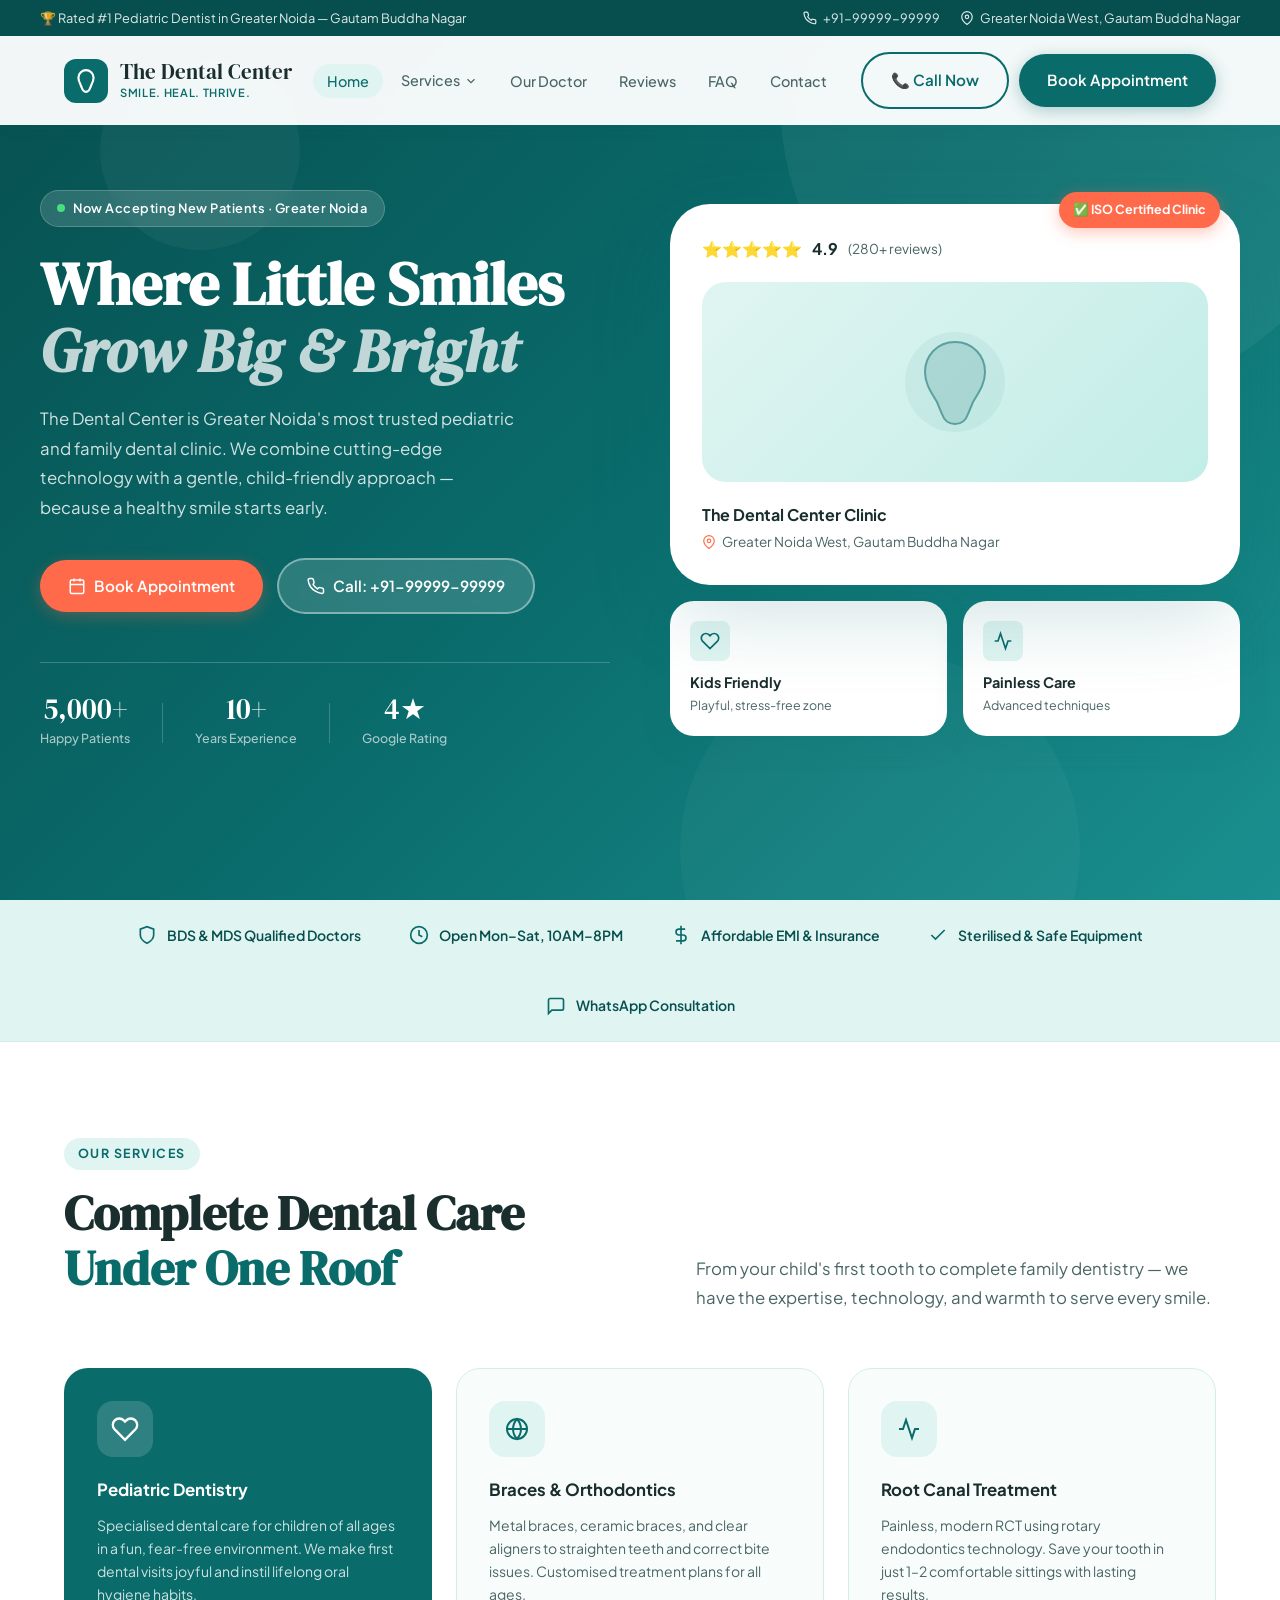
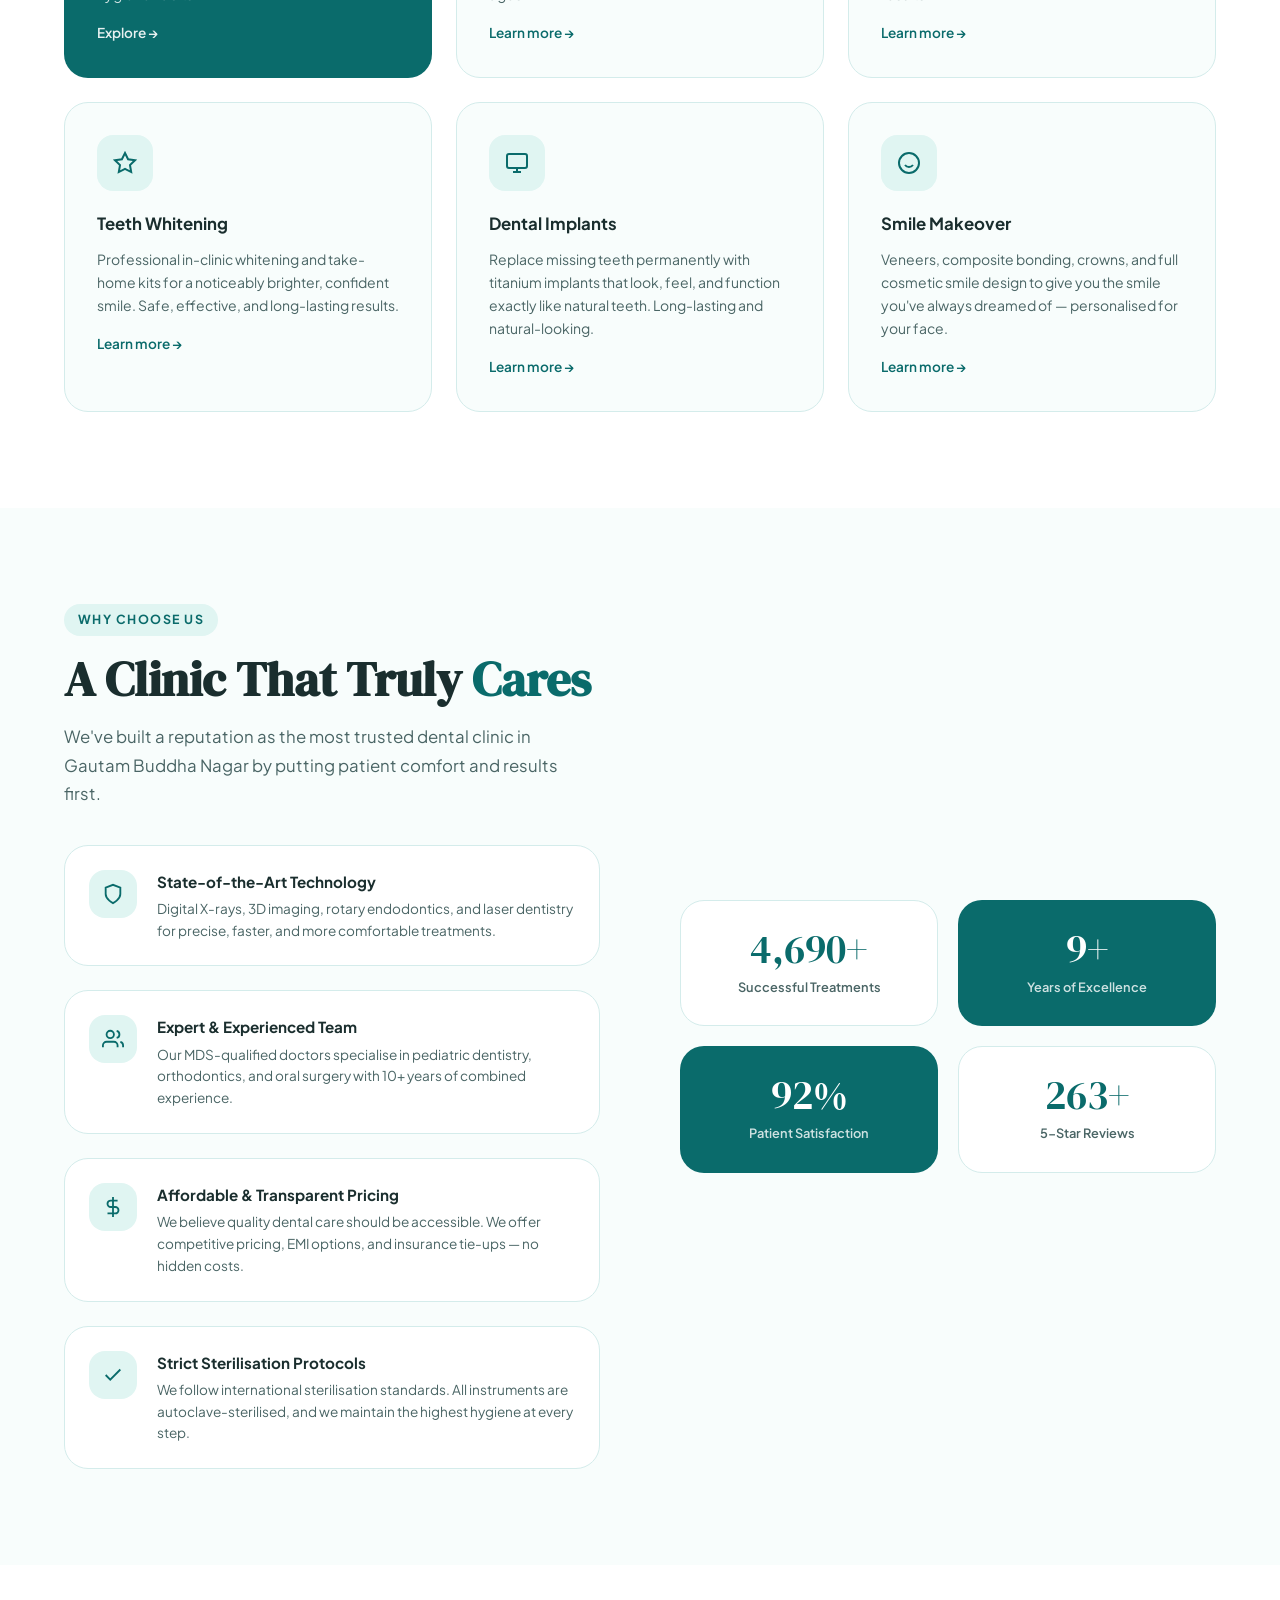
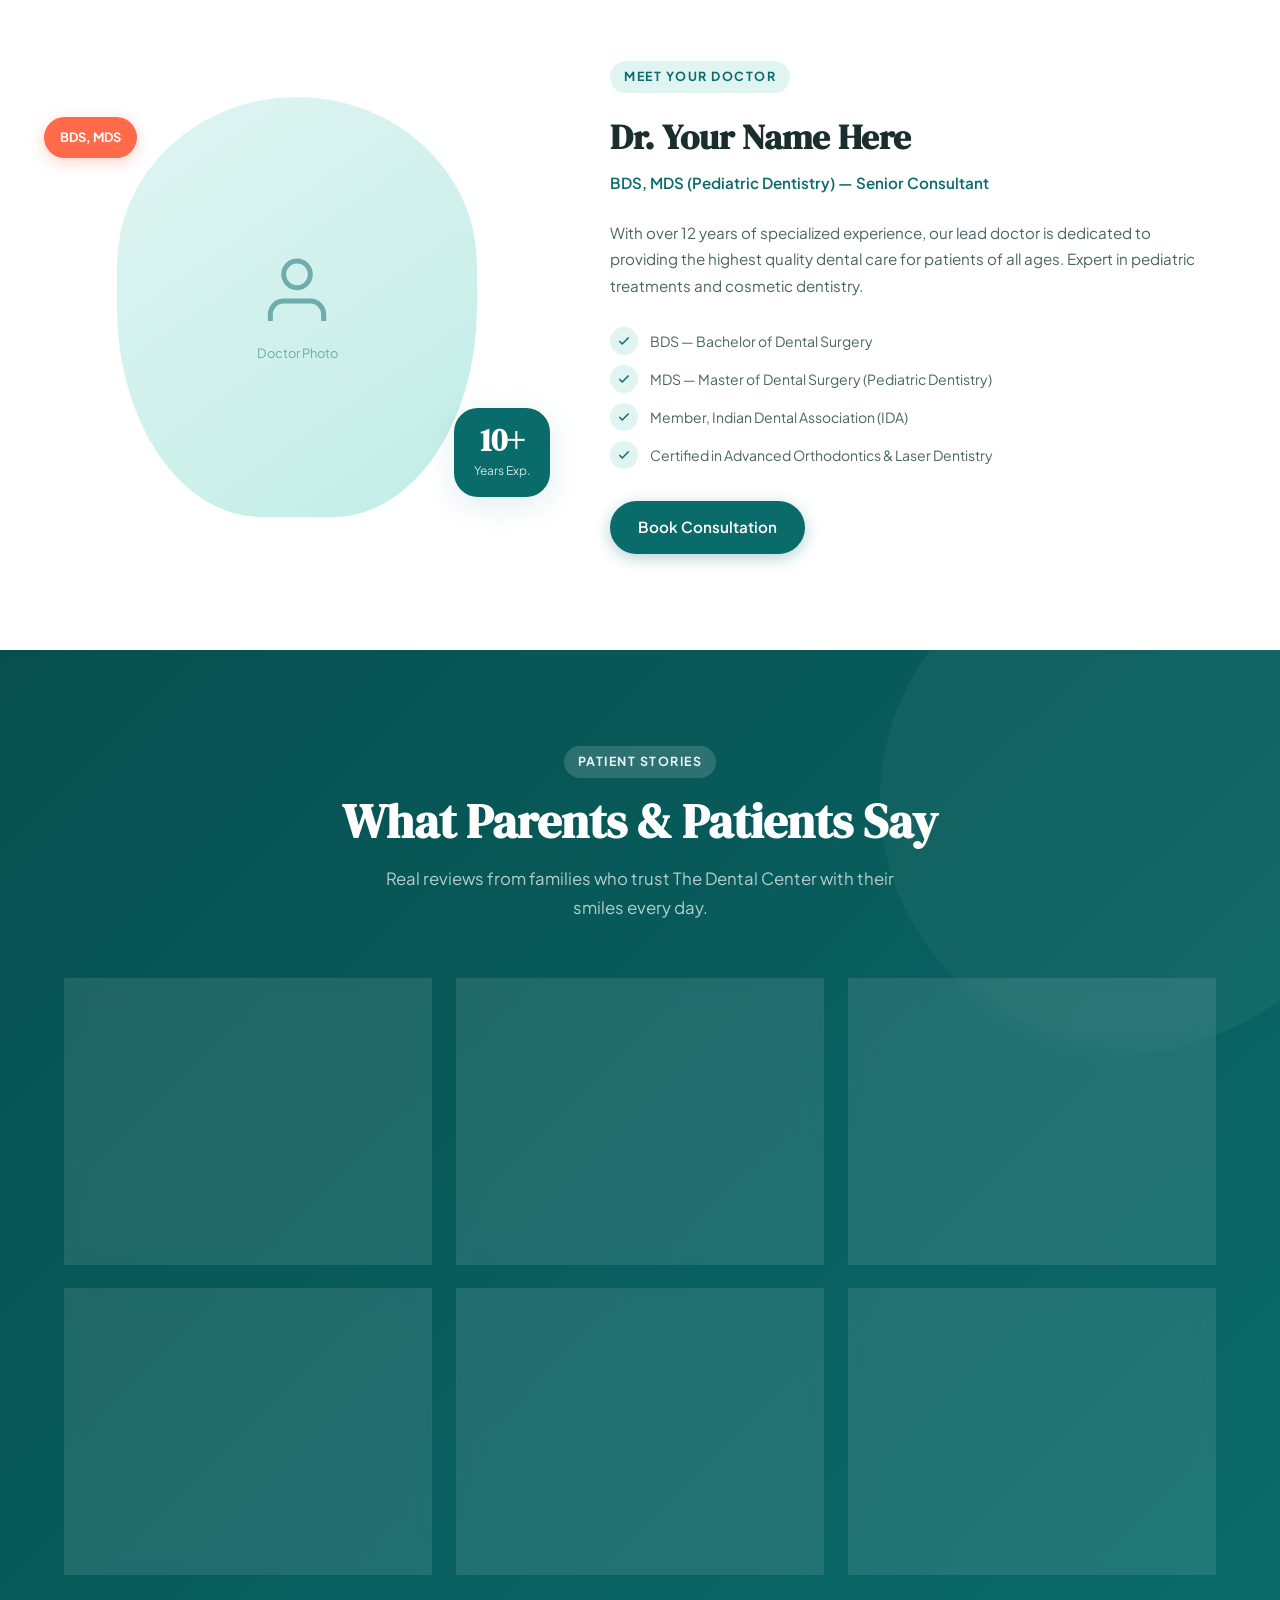
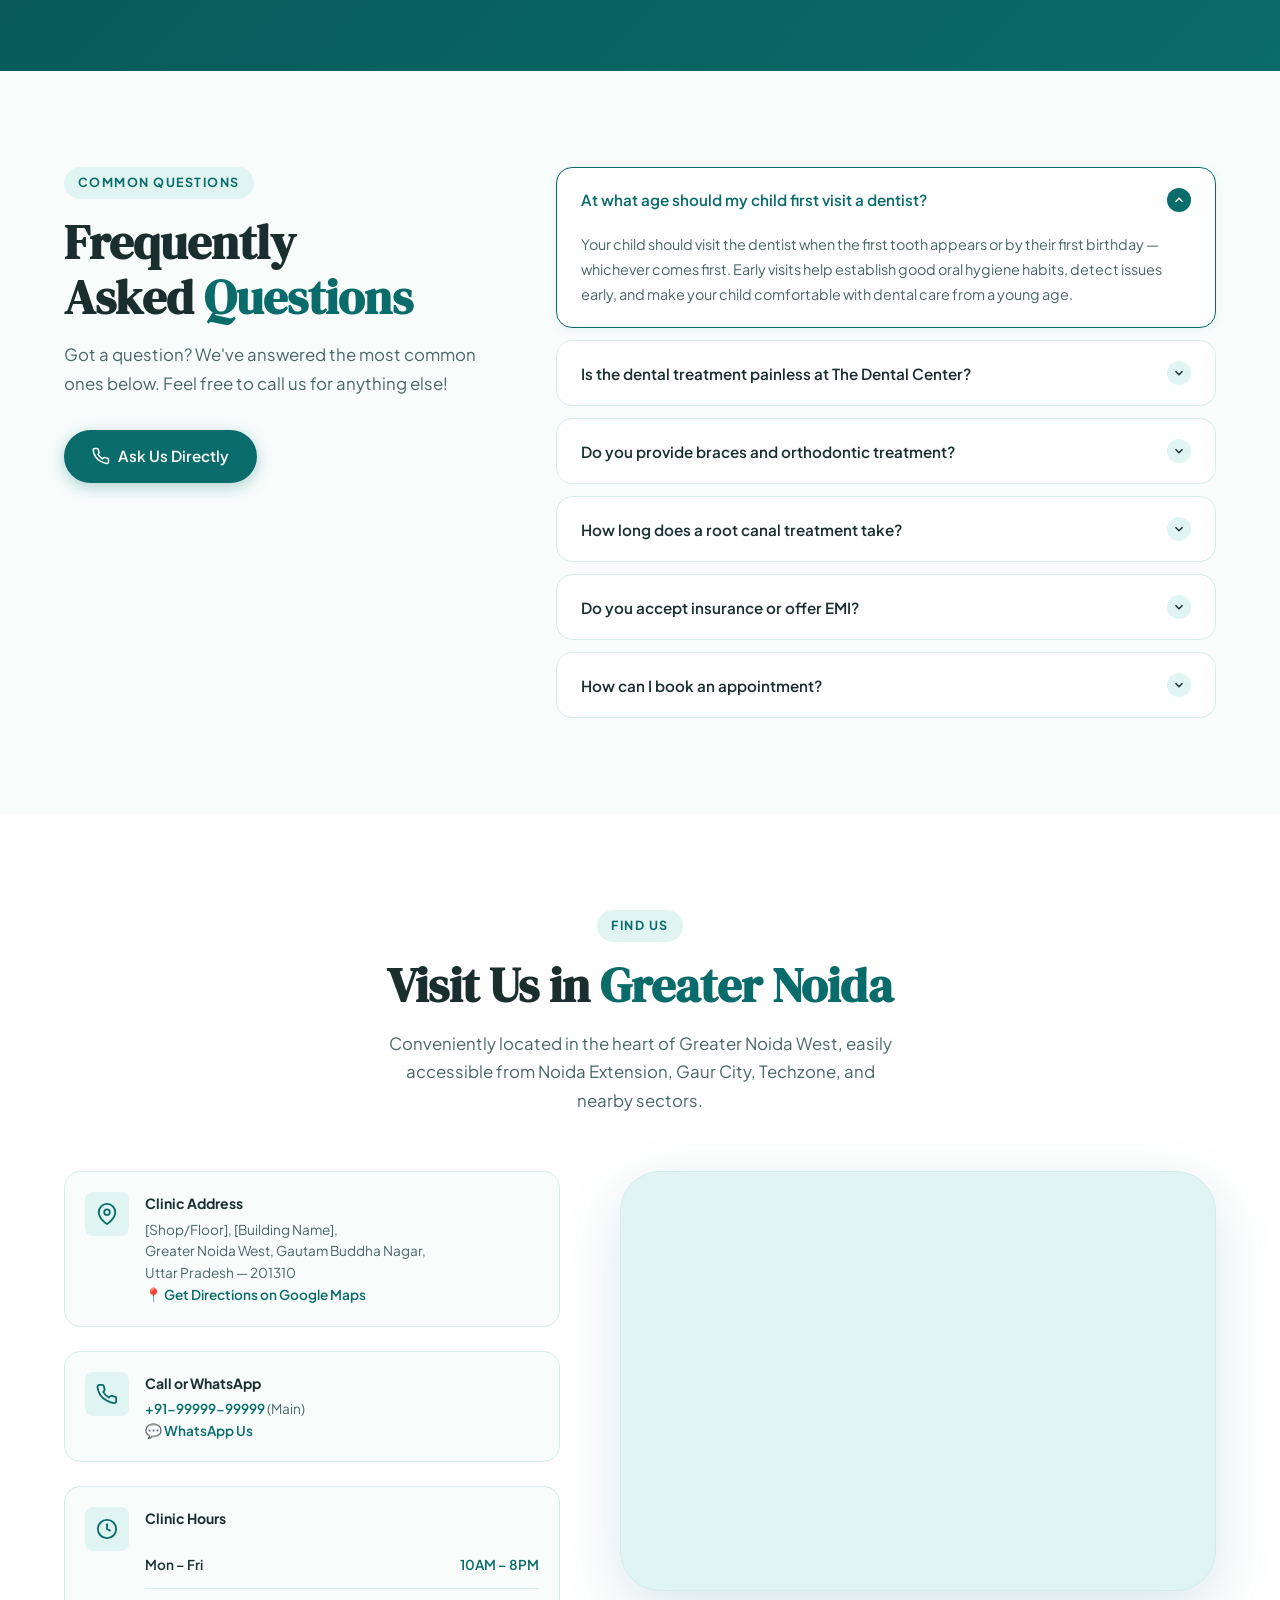
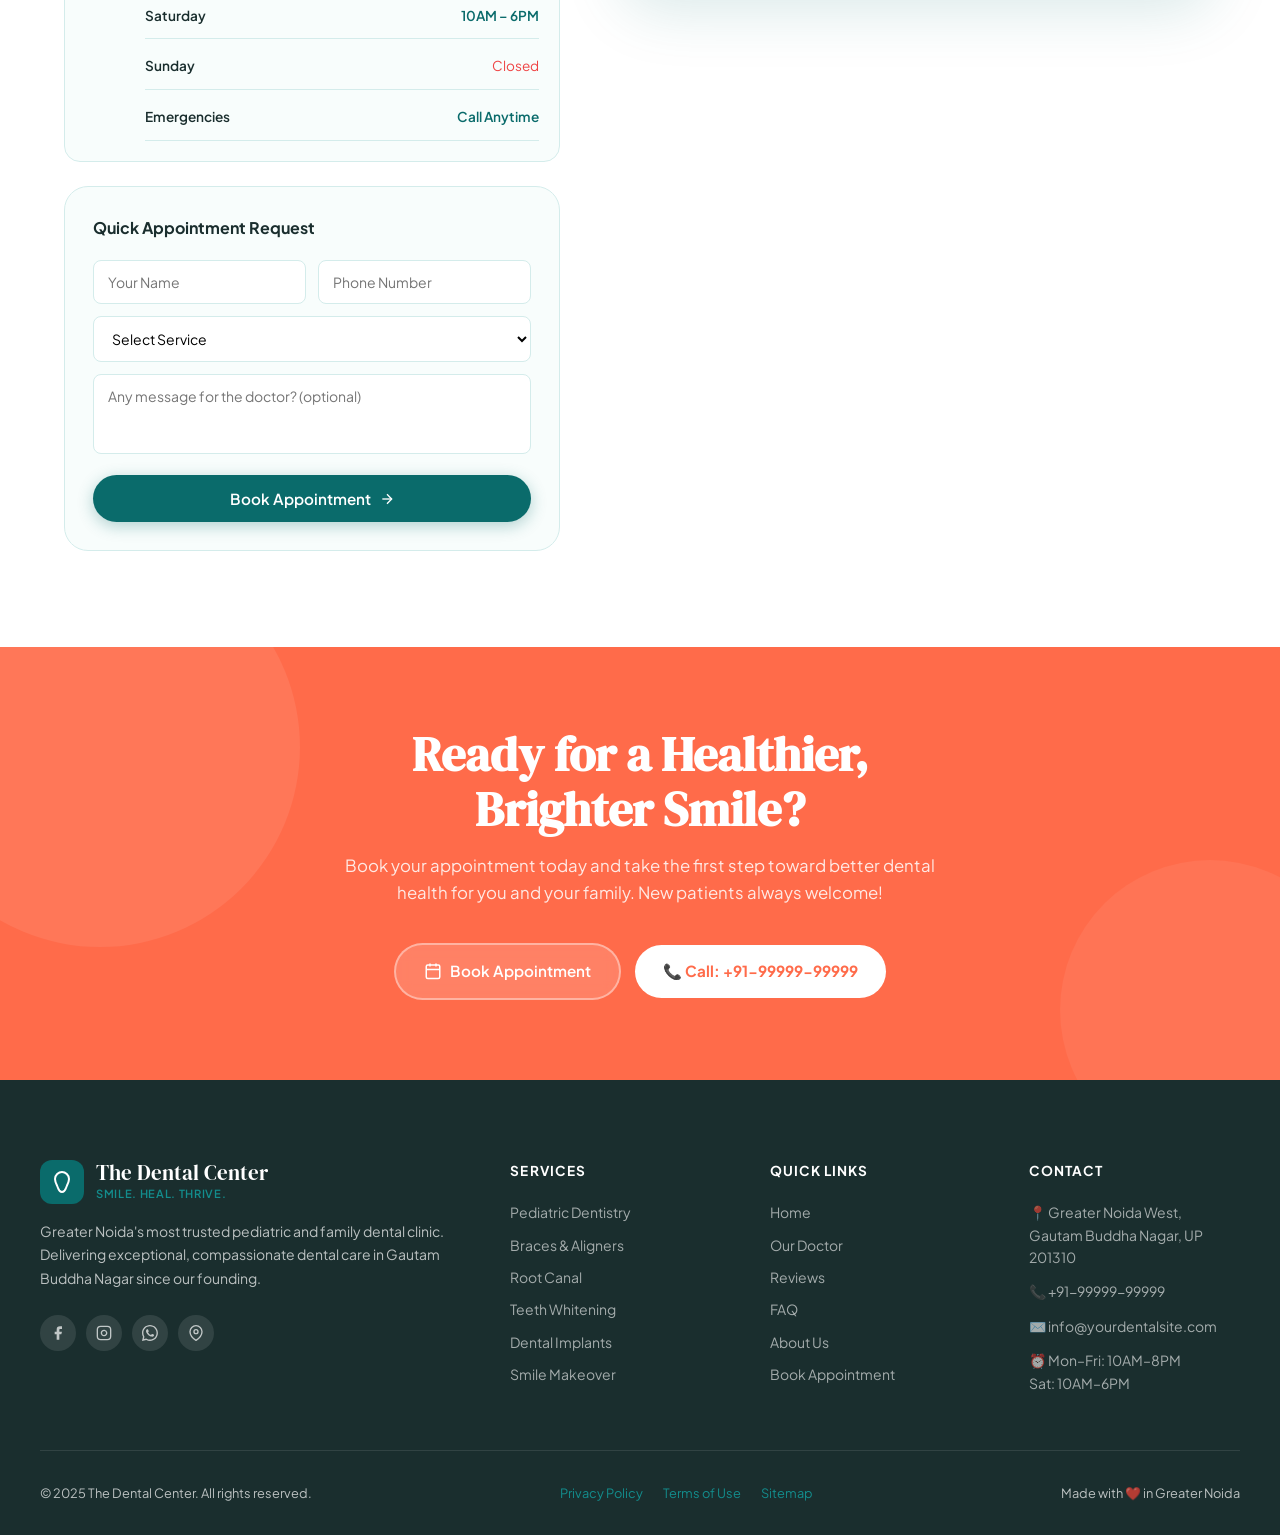
<file: index.html>
<!DOCTYPE html>
<html lang="en">
<head>
  <!-- ═══════════════════════════════════════════════════
       THE DENTAL CENTER — Main Landing Page
       Location: Greater Noida West, India
       ═══════════════════════════════════════════════════ -->

  <meta charset="UTF-8" />
  <meta name="viewport" content="width=device-width, initial-scale=1.0" />

  <!-- ─── Primary SEO Meta Tags ─── -->
  <title>The Dental Center | Best Pediatric & Family Dentist in Greater Noida</title>
  <meta name="description" content="Providing world-class pediatric and family dentistry in Greater Noida West. Experience painless treatments, modern technology, and a friendly environment at The Dental Center." />
  <meta name="keywords" content="pediatric dentist Greater Noida, best dentist Gautam Buddha Nagar, kids dentist Greater Noida, dental clinic Greater Noida West, root canal Greater Noida, teeth whitening Greater Noida, braces Greater Noida" />
  <meta name="author" content="The Dental Center" />
  <meta name="robots" content="index, follow, max-image-preview:large, max-snippet:-1, max-video-preview:-1" />
  <link rel="canonical" href="https://yourdentalsite.com/" />

  <!-- ─── Open Graph / Social Media ─── -->
  <meta property="og:type" content="website" />
  <meta property="og:url" content="https://yourdentalsite.com/" />
  <meta property="og:title" content="The Dental Center | Best Pediatric & Family Dentist in Greater Noida" />
  <meta property="og:description" content="Trusted dental care for children and families in Greater Noida. Painless, modern dentistry with a smile. Book an appointment today!" />
  <meta property="og:image" content="https://yourdentalsite.com/og-image.jpg" />
  <meta property="og:locale" content="en_IN" />
  <meta property="og:site_name" content="The Dental Center" />

  <!-- ─── Twitter Card ─── -->
  <meta name="twitter:card" content="summary_large_image" />
  <meta name="twitter:title" content="The Dental Center | Best Pediatric Dentist in Greater Noida" />
  <meta name="twitter:description" content="Trusted dental care for children and families in Greater Noida, Gautam Buddha Nagar." />
  <meta name="twitter:image" content="https://yourdentalsite.com/og-image.jpg" />

  <!-- ─── Geo Meta Tags (Local SEO) ─── -->
  <meta name="geo.region" content="IN-UP" />
  <meta name="geo.placename" content="Greater Noida, Gautam Buddha Nagar" />
  <meta name="geo.position" content="28.4744;77.5040" />
  <meta name="ICBM" content="28.4744, 77.5040" />

  <!-- ─── Favicons ─── -->
  <link rel="icon" type="image/svg+xml" href="favicon.svg" />
  <link rel="apple-touch-icon" href="apple-touch-icon.png" />
  <meta name="theme-color" content="#0A6B6B" />

  <!-- ─── Preconnect for Performance ─── -->
  <link rel="preconnect" href="https://fonts.googleapis.com" />
  <link rel="preconnect" href="https://fonts.gstatic.com" crossorigin />

  <!-- ─── Google Fonts ─── -->
  <link href="https://fonts.googleapis.com/css2?family=DM+Serif+Display:ital@0;1&family=Plus+Jakarta+Sans:wght@300;400;500;600;700;800&display=swap" rel="stylesheet" />

  <!-- ─── Stylesheet ─── -->
  <link rel="stylesheet" href="style.css" />

  <!-- ─── Structured Data: LocalBusiness + Dentist ─── -->
  <script type="application/ld+json">
  {
    "@context": "https://schema.org",
    "@type": ["Dentist", "MedicalBusiness", "LocalBusiness"],
    "@id": "https://yourdentalsite.com/#dentist",
    "name": "The Dental Center",
    "alternateName": "The Dental Center",
    "description": "The Dental Center is a leading pediatric and family dental clinic in Greater Noida, offering painless dentistry, pediatric dental care, orthodontics, root canals, teeth whitening, and more.",
    "url": "https://yourdentalsite.com",
    "logo": "https://yourdentalsite.com/apple-touch-icon.png",
    "image": "https://yourdentalsite.com/og-image.jpg",
    "telephone": "+91-XXXXXXXXXX",
    "email": "info@yourdentalsite.com",
    "address": {
      "@type": "PostalAddress",
      "streetAddress": "Greater Noida West",
      "addressLocality": "Greater Noida",
      "addressRegion": "Uttar Pradesh",
      "postalCode": "201310",
      "addressCountry": "IN"
    },
    "geo": {
      "@type": "GeoCoordinates",
      "latitude": 28.4744,
      "longitude": 77.5040
    },
    "openingHoursSpecification": [
      {
        "@type": "OpeningHoursSpecification",
        "dayOfWeek": ["Monday","Tuesday","Wednesday","Thursday","Friday"],
        "opens": "10:00",
        "closes": "20:00"
      },
      {
        "@type": "OpeningHoursSpecification",
        "dayOfWeek": "Saturday",
        "opens": "10:00",
        "closes": "18:00"
      }
    ],
    "priceRange": "₹₹",
    "currenciesAccepted": "INR",
    "paymentAccepted": "Cash, Credit Card, Debit Card, UPI",
    "medicalSpecialty": ["Pediatric Dentistry", "Orthodontics", "General Dentistry"],
    "hasMap": "https://maps.google.com/?q=The+Dental+Center+Greater+Noida",
    "aggregateRating": {
      "@type": "AggregateRating",
      "ratingValue": "4.9",
      "reviewCount": "280",
      "bestRating": "5"
    },
    "sameAs": [
      "https://www.facebook.com/yourdentalsite",
      "https://www.instagram.com/yourdentalsite"
    ]
  }
  </script>

  <!-- ─── Structured Data: FAQ ─── -->
  <script type="application/ld+json">
  {
    "@context": "https://schema.org",
    "@type": "FAQPage",
    "mainEntity": [
      {
        "@type": "Question",
        "name": "At what age should my child first visit a dentist?",
        "acceptedAnswer": {
          "@type": "Answer",
          "text": "Your child should visit the dentist when the first tooth appears or by their first birthday — whichever comes first. Early visits help establish good oral hygiene habits and prevent future dental problems."
        }
      },
      {
        "@type": "Question",
        "name": "Is the dental treatment painless at The Dental Center?",
        "acceptedAnswer": {
          "@type": "Answer",
          "text": "Yes. We use the latest pain-free dentistry techniques including topical anesthesia, gentle injection methods, and advanced equipment to ensure virtually pain-free treatments for both children and adults."
        }
      },
      {
        "@type": "Question",
        "name": "Do you provide braces and orthodontic treatment?",
        "acceptedAnswer": {
          "@type": "Answer",
          "text": "Absolutely. We offer traditional metal braces, ceramic braces, and clear aligners (Invisalign-style). Our orthodontist will recommend the best option based on your dental needs and lifestyle."
        }
      },
      {
        "@type": "Question",
        "name": "How long does a root canal treatment take?",
        "acceptedAnswer": {
          "@type": "Answer",
          "text": "Modern root canal treatment at our clinic typically takes 1–2 appointments of 45–90 minutes each, depending on the complexity. We use rotary endodontic equipment to make the procedure fast and comfortable."
        }
      },
      {
        "@type": "Question",
        "name": "How can I book an appointment at The Dental Center?",
        "acceptedAnswer": {
          "@type": "Answer",
          "text": "You can book an appointment by calling us, sending a WhatsApp message, using the online booking form on our website, or walking in during clinic hours."
        }
      }
    ]
  }
  </script>

  <!-- ─── Structured Data: BreadcrumbList ─── -->
  <script type="application/ld+json">
  {
    "@context": "https://schema.org",
    "@type": "BreadcrumbList",
    "itemListElement": [
      {
        "@type": "ListItem",
        "position": 1,
        "name": "Home",
        "item": "https://yourdentalsite.com"
      },
      {
        "@type": "ListItem",
        "position": 2,
        "name": "Pediatric Dentist in Gautam Buddha Nagar",
        "item": "https://yourdentalsite.com/pediatric-dentist-location-gautam-buddha-nagar"
      }
    ]
  }
  </script>
</head>

<body>

  <!-- ═══════════════ HEADER / NAVIGATION ═══════════════ -->
  <header id="header" role="banner">

    <!-- Top Info Bar -->
    <div class="nav-top-bar">
      <div class="nav-top-inner">
        <span>🏆 Rated #1 Pediatric Dentist in Greater Noida — Gautam Buddha Nagar</span>
        <div class="nav-top-contacts">
          <span>
            <svg width="14" height="14" viewBox="0 0 24 24" fill="none" stroke="currentColor" stroke-width="2"><path d="M22 16.92v3a2 2 0 0 1-2.18 2 19.79 19.79 0 0 1-8.63-3.07A19.5 19.5 0 0 1 4.69 13a19.79 19.79 0 0 1-3.07-8.67A2 2 0 0 1 3.6 2h3a2 2 0 0 1 2 1.72c.127.96.361 1.903.7 2.81a2 2 0 0 1-.45 2.11L8.09 9.91a16 16 0 0 0 5.93 5.93l1.27-1.27a2 2 0 0 1 2.11-.45c.907.339 1.85.573 2.81.7A2 2 0 0 1 22 16.92z"></path></svg>
            <a href="tel:+919999999999">+91-99999-99999</a>
          </span>
          <span>
            <svg width="14" height="14" viewBox="0 0 24 24" fill="none" stroke="currentColor" stroke-width="2"><path d="M21 10c0 7-9 13-9 13s-9-6-9-13a9 9 0 0 1 18 0z"></path><circle cx="12" cy="10" r="3"></circle></svg>
            Greater Noida West, Gautam Buddha Nagar
          </span>
        </div>
      </div>
    </div>

    <!-- Main Nav -->
    <nav class="nav-main" role="navigation" aria-label="Main navigation">
      <a href="/" class="logo" aria-label="The Dental Center - Home">
        <div class="logo-icon" aria-hidden="true">
          <svg width="26" height="26" viewBox="0 0 24 24" fill="none" stroke="white" stroke-width="2" stroke-linecap="round" stroke-linejoin="round">
            <path d="M12 2C8.5 2 5 5 5 9c0 2.5 1 4.5 2 6.5L8 18c.5 1.5 2 4 4 4s3.5-2.5 4-4l1-2.5c1-2 2-4 2-6.5C19 5 15.5 2 12 2z"/>
          </svg>
        </div>
        <div class="logo-text">
          <span class="logo-name">The Dental Center</span>
          <span class="logo-tagline">Smile. Heal. Thrive.</span>
        </div>
      </a>

      <ul class="nav-links" role="list">
        <li><a href="#hero">Home</a></li>
        <li class="nav-dropdown">
          <a href="#services" aria-haspopup="true">Services
            <svg width="14" height="14" viewBox="0 0 24 24" fill="none" stroke="currentColor" stroke-width="2"><polyline points="6 9 12 15 18 9"></polyline></svg>
          </a>
          <ul class="dropdown-menu" role="menu">
            <li role="menuitem"><a href="services.html#pediatric">Pediatric Dentistry</a></li>
            <li role="menuitem"><a href="services.html#orthodontics">Braces &amp; Orthodontics</a></li>
            <li role="menuitem"><a href="services.html#root-canal">Root Canal Treatment</a></li>
            <li role="menuitem"><a href="services.html#whitening">Teeth Whitening</a></li>
            <li role="menuitem"><a href="services.html#implants">Dental Implants</a></li>
            <li role="menuitem"><a href="services.html#cosmetic">Cosmetic Dentistry</a></li>
          </ul>
        </li>
        <li><a href="#doctor">Our Doctor</a></li>
        <li><a href="#testimonials">Reviews</a></li>
        <li><a href="#faq">FAQ</a></li>
        <li><a href="#location">Contact</a></li>
      </ul>

      <div class="nav-cta">
        <a href="tel:+919999999999" class="btn btn-outline" aria-label="Call us now">📞 Call Now</a>
        <a href="#location" class="btn btn-primary">Book Appointment</a>
      </div>

      <button class="hamburger" id="hamburger" aria-label="Open menu" aria-expanded="false" aria-controls="mobile-menu">
        <span></span><span></span><span></span>
      </button>
    </nav>
  </header>

  <!-- Mobile Menu -->
  <nav id="mobile-menu" class="mobile-menu" aria-label="Mobile navigation">
    <button id="mobile-close" style="position:absolute;top:24px;right:24px;padding:8px;font-size:1.5rem;background:none;border:none;cursor:pointer;" aria-label="Close menu">✕</button>
    <a href="#hero">Home</a>
    <a href="#services">Our Services</a>
    <a href="#doctor">Our Doctor</a>
    <a href="#testimonials">Patient Reviews</a>
    <a href="#faq">FAQ</a>
    <a href="#location">Location &amp; Contact</a>
    <div class="mobile-menu-cta">
      <a href="tel:+919999999999" class="btn btn-primary">📞 Call Now</a>
      <a href="#location" class="btn btn-outline">Book Appointment</a>
    </div>
  </nav>

  <main id="main-content">

    <!-- ═══════════════ HERO SECTION ═══════════════ -->
    <section id="hero" aria-label="Hero">
      <div class="hero-bg-circles" aria-hidden="true">
        <div class="hero-circle hero-circle-1"></div>
        <div class="hero-circle hero-circle-2"></div>
        <div class="hero-circle hero-circle-3"></div>
      </div>

      <div class="hero-grid">
        <!-- Left: Content -->
        <div class="hero-content">
          <div class="hero-badge">
            <span class="hero-badge-dot"></span>
            Now Accepting New Patients · Greater Noida
          </div>

          <h1 class="hero-title">
            Where Little Smiles
            <em>Grow Big &amp; Bright</em>
          </h1>

          <p class="hero-desc">
            The Dental Center is Greater Noida's most trusted pediatric and family dental clinic. We combine cutting-edge technology with a gentle, child-friendly approach — because a healthy smile starts early.
          </p>

          <div class="hero-actions">
            <a href="#location" class="btn btn-accent">
              <svg width="18" height="18" viewBox="0 0 24 24" fill="none" stroke="currentColor" stroke-width="2"><rect x="3" y="4" width="18" height="18" rx="2" ry="2"></rect><line x1="16" y1="2" x2="16" y2="6"></line><line x1="8" y1="2" x2="8" y2="6"></line><line x1="3" y1="10" x2="21" y2="10"></line></svg>
              Book Appointment
            </a>
            <a href="tel:+919999999999" class="btn btn-ghost">
              <svg width="18" height="18" viewBox="0 0 24 24" fill="none" stroke="currentColor" stroke-width="2"><path d="M22 16.92v3a2 2 0 0 1-2.18 2 19.79 19.79 0 0 1-8.63-3.07A19.5 19.5 0 0 1 4.69 13a19.79 19.79 0 0 1-3.07-8.67A2 2 0 0 1 3.6 2h3a2 2 0 0 1 2 1.72c.127.96.361 1.903.7 2.81a2 2 0 0 1-.45 2.11L8.09 9.91a16 16 0 0 0 5.93 5.93l1.27-1.27a2 2 0 0 1 2.11-.45c.907.339 1.85.573 2.81.7A2 2 0 0 1 22 16.92z"></path></svg>
              Call: +91-99999-99999
            </a>
          </div>

          <div class="hero-stats">
            <div class="hero-stat">
              <span class="hero-stat-num" data-target="5000" data-suffix="+">0+</span>
              <span class="hero-stat-label">Happy Patients</span>
            </div>
            <div class="hero-stat-divider"></div>
            <div class="hero-stat">
              <span class="hero-stat-num" data-target="10" data-suffix="+">0+</span>
              <span class="hero-stat-label">Years Experience</span>
            </div>
            <div class="hero-stat-divider"></div>
            <div class="hero-stat">
              <span class="hero-stat-num" data-target="4.9" data-suffix="★">0★</span>
              <span class="hero-stat-label">Google Rating</span>
            </div>
          </div>
        </div>

        <!-- Right: Visual Cards -->
        <div class="hero-visual" aria-hidden="true">
          <div class="hero-card-main" style="position:relative;">
            <div class="floating-badge top-right">
              ✅ ISO Certified Clinic
            </div>
            <div class="hero-card-rating">
              <div class="stars">⭐⭐⭐⭐⭐</div>
              <span class="rating-text">4.9</span>
              <span class="rating-count">(280+ reviews)</span>
            </div>
            <div class="hero-card-img">
              <svg width="120" height="120" viewBox="0 0 120 120" fill="none">
                <circle cx="60" cy="60" r="50" fill="rgba(10,107,107,0.1)"/>
                <path d="M60 20C42 20 30 34 30 50c0 12 6 20 12 30l5 12c2 6 6 10 13 10s11-4 13-10l5-12c6-10 12-18 12-30C90 34 78 20 60 20z" fill="rgba(10,107,107,0.25)" stroke="#0A6B6B" stroke-width="2"/>
              </svg>
            </div>
            <div class="hero-card-title">The Dental Center Clinic</div>
            <div class="hero-card-sub">
              <svg width="14" height="14" viewBox="0 0 24 24" fill="none" stroke="#FF6B4A" stroke-width="2"><path d="M21 10c0 7-9 13-9 13s-9-6-9-13a9 9 0 0 1 18 0z"></path><circle cx="12" cy="10" r="3"></circle></svg>
              Greater Noida West, Gautam Buddha Nagar
            </div>
          </div>

          <div class="hero-cards-row">
            <div class="hero-mini-card">
              <div class="hero-mini-card-icon">
                <svg width="20" height="20" viewBox="0 0 24 24" fill="none" stroke="#0A6B6B" stroke-width="2"><path d="M20.84 4.61a5.5 5.5 0 0 0-7.78 0L12 5.67l-1.06-1.06a5.5 5.5 0 0 0-7.78 7.78l1.06 1.06L12 21.23l7.78-7.78 1.06-1.06a5.5 5.5 0 0 0 0-7.78z"></path></svg>
              </div>
              <div class="hero-mini-card-title">Kids Friendly</div>
              <div class="hero-mini-card-sub">Playful, stress-free zone</div>
            </div>
            <div class="hero-mini-card">
              <div class="hero-mini-card-icon">
                <svg width="20" height="20" viewBox="0 0 24 24" fill="none" stroke="#0A6B6B" stroke-width="2"><polyline points="22 12 18 12 15 21 9 3 6 12 2 12"></polyline></svg>
              </div>
              <div class="hero-mini-card-title">Painless Care</div>
              <div class="hero-mini-card-sub">Advanced techniques</div>
            </div>
          </div>
        </div>
      </div>
    </section>

    <!-- ═══════════════ TRUST BAR ═══════════════ -->
    <div id="trust-bar" role="region" aria-label="Trust indicators">
      <div class="trust-bar-inner">
        <div class="trust-item">
          <svg width="20" height="20" viewBox="0 0 24 24" fill="none" stroke="#0A6B6B" stroke-width="2"><path d="M12 22s8-4 8-10V5l-8-3-8 3v7c0 6 8 10 8 10z"></path></svg>
          BDS &amp; MDS Qualified Doctors
        </div>
        <div class="trust-item">
          <svg width="20" height="20" viewBox="0 0 24 24" fill="none" stroke="#0A6B6B" stroke-width="2"><circle cx="12" cy="12" r="10"></circle><polyline points="12 6 12 12 16 14"></polyline></svg>
          Open Mon–Sat, 10AM–8PM
        </div>
        <div class="trust-item">
          <svg width="20" height="20" viewBox="0 0 24 24" fill="none" stroke="#0A6B6B" stroke-width="2"><line x1="12" y1="1" x2="12" y2="23"></line><path d="M17 5H9.5a3.5 3.5 0 0 0 0 7h5a3.5 3.5 0 0 1 0 7H6"></path></svg>
          Affordable EMI &amp; Insurance
        </div>
        <div class="trust-item">
          <svg width="20" height="20" viewBox="0 0 24 24" fill="none" stroke="#0A6B6B" stroke-width="2"><polyline points="20 6 9 17 4 12"></polyline></svg>
          Sterilised &amp; Safe Equipment
        </div>
        <div class="trust-item">
          <svg width="20" height="20" viewBox="0 0 24 24" fill="none" stroke="#0A6B6B" stroke-width="2"><path d="M21 15a2 2 0 0 1-2 2H7l-4 4V5a2 2 0 0 1 2-2h14a2 2 0 0 1 2 2z"></path></svg>
          WhatsApp Consultation
        </div>
      </div>
    </div>

    <!-- ═══════════════ SERVICES SECTION ═══════════════ -->
    <section id="services" aria-labelledby="services-heading">
      <div class="container">
        <div class="services-header">
          <div>
            <div class="section-label reveal">Our Services</div>
            <h2 class="section-title reveal delay-1" id="services-heading">
              Complete Dental Care<br><span>Under One Roof</span>
            </h2>
          </div>
          <p class="section-subtitle reveal delay-2">
            From your child's first tooth to complete family dentistry — we have the expertise, technology, and warmth to serve every smile.
          </p>
        </div>

        <div class="services-grid">

          <!-- Pediatric Dentistry — Featured -->
          <article class="service-card featured reveal">
            <div class="service-icon-wrap">
              <svg width="28" height="28" viewBox="0 0 24 24" fill="none" stroke="white" stroke-width="2"><path d="M20.84 4.61a5.5 5.5 0 0 0-7.78 0L12 5.67l-1.06-1.06a5.5 5.5 0 0 0-7.78 7.78l1.06 1.06L12 21.23l7.78-7.78 1.06-1.06a5.5 5.5 0 0 0 0-7.78z"></path></svg>
            </div>
            <h3 class="service-title">Pediatric Dentistry</h3>
            <p class="service-desc">Specialised dental care for children of all ages in a fun, fear-free environment. We make first dental visits joyful and instil lifelong oral hygiene habits.</p>
            <a href="services.html#pediatric" class="service-link">
              Explore →
            </a>
          </article>

          <article class="service-card reveal delay-1">
            <div class="service-icon-wrap">
              <svg width="24" height="24" viewBox="0 0 24 24" fill="none" stroke="#0A6B6B" stroke-width="2"><circle cx="12" cy="12" r="10"></circle><line x1="2" y1="12" x2="22" y2="12"></line><path d="M12 2a15.3 15.3 0 0 1 4 10 15.3 15.3 0 0 1-4 10 15.3 15.3 0 0 1-4-10 15.3 15.3 0 0 1 4-10z"></path></svg>
            </div>
            <h3 class="service-title">Braces &amp; Orthodontics</h3>
            <p class="service-desc">Metal braces, ceramic braces, and clear aligners to straighten teeth and correct bite issues. Customised treatment plans for all ages.</p>
            <a href="services.html#orthodontics" class="service-link">Learn more →</a>
          </article>

          <article class="service-card reveal delay-2">
            <div class="service-icon-wrap">
              <svg width="24" height="24" viewBox="0 0 24 24" fill="none" stroke="#0A6B6B" stroke-width="2"><polyline points="22 12 18 12 15 21 9 3 6 12 2 12"></polyline></svg>
            </div>
            <h3 class="service-title">Root Canal Treatment</h3>
            <p class="service-desc">Painless, modern RCT using rotary endodontics technology. Save your tooth in just 1–2 comfortable sittings with lasting results.</p>
            <a href="services.html#root-canal" class="service-link">Learn more →</a>
          </article>

          <article class="service-card reveal">
            <div class="service-icon-wrap">
              <svg width="24" height="24" viewBox="0 0 24 24" fill="none" stroke="#0A6B6B" stroke-width="2"><polygon points="12 2 15.09 8.26 22 9.27 17 14.14 18.18 21.02 12 17.77 5.82 21.02 7 14.14 2 9.27 8.91 8.26 12 2"></polygon></svg>
            </div>
            <h3 class="service-title">Teeth Whitening</h3>
            <p class="service-desc">Professional in-clinic whitening and take-home kits for a noticeably brighter, confident smile. Safe, effective, and long-lasting results.</p>
            <a href="services.html#whitening" class="service-link">Learn more →</a>
          </article>

          <article class="service-card reveal delay-1">
            <div class="service-icon-wrap">
              <svg width="24" height="24" viewBox="0 0 24 24" fill="none" stroke="#0A6B6B" stroke-width="2"><rect x="2" y="3" width="20" height="14" rx="2" ry="2"></rect><line x1="8" y1="21" x2="16" y2="21"></line><line x1="12" y1="17" x2="12" y2="21"></line></svg>
            </div>
            <h3 class="service-title">Dental Implants</h3>
            <p class="service-desc">Replace missing teeth permanently with titanium implants that look, feel, and function exactly like natural teeth. Long-lasting and natural-looking.</p>
            <a href="services.html#implants" class="service-link">Learn more →</a>
          </article>

          <article class="service-card reveal delay-2">
            <div class="service-icon-wrap">
              <svg width="24" height="24" viewBox="0 0 24 24" fill="none" stroke="#0A6B6B" stroke-width="2"><path d="M12 2C6.48 2 2 6.48 2 12s4.48 10 10 10 10-4.48 10-10S17.52 2 12 2z"/><path d="M8 14s1.5 2 4 2 4-2 4-2"/><line x1="9" y1="9" x2="9.01" y2="9"/><line x1="15" y1="9" x2="15.01" y2="9"/></svg>
            </div>
            <h3 class="service-title">Smile Makeover</h3>
            <p class="service-desc">Veneers, composite bonding, crowns, and full cosmetic smile design to give you the smile you've always dreamed of — personalised for your face.</p>
            <a href="services.html#cosmetic" class="service-link">Learn more →</a>
          </article>

        </div>
      </div>
    </section>

    <!-- ═══════════════ WHY CHOOSE US ═══════════════ -->
    <section id="why-us" aria-labelledby="why-heading">
      <div class="container">
        <div class="why-grid">

          <div>
            <div class="section-label reveal">Why Choose Us</div>
            <h2 class="section-title reveal delay-1" id="why-heading">
              A Clinic That Truly <span>Cares</span>
            </h2>
            <p class="section-subtitle reveal delay-2" style="margin-bottom:36px;">
              We've built a reputation as the most trusted dental clinic in Gautam Buddha Nagar by putting patient comfort and results first.
            </p>
            <div class="why-features">
              <div class="why-feature reveal">
                <div class="why-feature-icon">
                  <svg width="22" height="22" viewBox="0 0 24 24" fill="none" stroke="#0A6B6B" stroke-width="2"><path d="M12 22s8-4 8-10V5l-8-3-8 3v7c0 6 8 10 8 10z"></path></svg>
                </div>
                <div>
                  <div class="why-feature-title">State-of-the-Art Technology</div>
                  <div class="why-feature-desc">Digital X-rays, 3D imaging, rotary endodontics, and laser dentistry for precise, faster, and more comfortable treatments.</div>
                </div>
              </div>
              <div class="why-feature reveal delay-1">
                <div class="why-feature-icon">
                  <svg width="22" height="22" viewBox="0 0 24 24" fill="none" stroke="#0A6B6B" stroke-width="2"><path d="M17 21v-2a4 4 0 0 0-4-4H5a4 4 0 0 0-4 4v2"></path><circle cx="9" cy="7" r="4"></circle><path d="M23 21v-2a4 4 0 0 0-3-3.87"></path><path d="M16 3.13a4 4 0 0 1 0 7.75"></path></svg>
                </div>
                <div>
                  <div class="why-feature-title">Expert &amp; Experienced Team</div>
                  <div class="why-feature-desc">Our MDS-qualified doctors specialise in pediatric dentistry, orthodontics, and oral surgery with 10+ years of combined experience.</div>
                </div>
              </div>
              <div class="why-feature reveal delay-2">
                <div class="why-feature-icon">
                  <svg width="22" height="22" viewBox="0 0 24 24" fill="none" stroke="#0A6B6B" stroke-width="2"><line x1="12" y1="1" x2="12" y2="23"></line><path d="M17 5H9.5a3.5 3.5 0 0 0 0 7h5a3.5 3.5 0 0 1 0 7H6"></path></svg>
                </div>
                <div>
                  <div class="why-feature-title">Affordable &amp; Transparent Pricing</div>
                  <div class="why-feature-desc">We believe quality dental care should be accessible. We offer competitive pricing, EMI options, and insurance tie-ups — no hidden costs.</div>
                </div>
              </div>
              <div class="why-feature reveal delay-3">
                <div class="why-feature-icon">
                  <svg width="22" height="22" viewBox="0 0 24 24" fill="none" stroke="#0A6B6B" stroke-width="2"><polyline points="20 6 9 17 4 12"></polyline></svg>
                </div>
                <div>
                  <div class="why-feature-title">Strict Sterilisation Protocols</div>
                  <div class="why-feature-desc">We follow international sterilisation standards. All instruments are autoclave-sterilised, and we maintain the highest hygiene at every step.</div>
                </div>
              </div>
            </div>
          </div>

          <div class="why-visual reveal-right">
            <div class="why-stats-grid">
              <div class="why-stat-card">
                <span class="why-stat-num" data-target="5000" data-suffix="+">5000+</span>
                <span class="why-stat-label">Successful Treatments</span>
              </div>
              <div class="why-stat-card accent">
                <span class="why-stat-num" data-target="10" data-suffix="+">10+</span>
                <span class="why-stat-label">Years of Excellence</span>
              </div>
              <div class="why-stat-card accent">
                <span class="why-stat-num" data-target="98" data-suffix="%">98%</span>
                <span class="why-stat-label">Patient Satisfaction</span>
              </div>
              <div class="why-stat-card">
                <span class="why-stat-num" data-target="280" data-suffix="+">280+</span>
                <span class="why-stat-label">5-Star Reviews</span>
              </div>
            </div>
          </div>

        </div>
      </div>
    </section>

    <!-- ═══════════════ DOCTOR SECTION ═══════════════ -->
    <section id="doctor" aria-labelledby="doctor-heading">
      <div class="container">
        <div class="doctor-grid">

          <div class="doctor-photo-wrap reveal-left">
            <div class="doctor-photo-bg">
              <div class="doctor-photo-placeholder">
                <svg width="80" height="80" viewBox="0 0 24 24" fill="none" stroke="currentColor" stroke-width="1.5"><path d="M20 21v-2a4 4 0 0 0-4-4H8a4 4 0 0 0-4 4v2"></path><circle cx="12" cy="7" r="4"></circle></svg>
                <span style="font-size:0.8rem;">Doctor Photo</span>
              </div>
            </div>
            <div class="doctor-experience-badge">
              <strong>10+</strong>
              <span>Years Exp.</span>
            </div>
            <div class="doctor-qualification-badge">BDS, MDS</div>
          </div>

          <div class="reveal-right">
            <div class="section-label">Meet Your Doctor</div>
            <h2 class="doctor-name" id="doctor-heading">Dr. Your Name Here</h2>
            <p class="doctor-title">BDS, MDS (Pediatric Dentistry) — Senior Consultant</p>
            <p class="doctor-bio">With over 12 years of specialized experience, our lead doctor is dedicated to providing the highest quality dental care for patients of all ages. Expert in pediatric treatments and cosmetic dentistry.</p>
            <div class="doctor-quals">
              <div class="doctor-qual">
                <div class="doctor-qual-icon">
                  <svg width="14" height="14" viewBox="0 0 24 24" fill="none" stroke="#0A6B6B" stroke-width="2.5"><polyline points="20 6 9 17 4 12"></polyline></svg>
                </div>
                BDS — Bachelor of Dental Surgery
              </div>
              <div class="doctor-qual">
                <div class="doctor-qual-icon">
                  <svg width="14" height="14" viewBox="0 0 24 24" fill="none" stroke="#0A6B6B" stroke-width="2.5"><polyline points="20 6 9 17 4 12"></polyline></svg>
                </div>
                MDS — Master of Dental Surgery (Pediatric Dentistry)
              </div>
              <div class="doctor-qual">
                <div class="doctor-qual-icon">
                  <svg width="14" height="14" viewBox="0 0 24 24" fill="none" stroke="#0A6B6B" stroke-width="2.5"><polyline points="20 6 9 17 4 12"></polyline></svg>
                </div>
                Member, Indian Dental Association (IDA)
              </div>
              <div class="doctor-qual">
                <div class="doctor-qual-icon">
                  <svg width="14" height="14" viewBox="0 0 24 24" fill="none" stroke="#0A6B6B" stroke-width="2.5"><polyline points="20 6 9 17 4 12"></polyline></svg>
                </div>
                Certified in Advanced Orthodontics &amp; Laser Dentistry
              </div>
            </div>
            <a href="#location" class="btn btn-primary">Book Consultation</a>
          </div>

        </div>
      </div>
    </section>

    <!-- ═══════════════ TESTIMONIALS ═══════════════ -->
    <section id="testimonials" aria-labelledby="testimonials-heading">
      <div class="container">
        <div class="testimonials-header reveal">
          <div class="section-label">Patient Stories</div>
          <h2 class="section-title" id="testimonials-heading">What Parents &amp; Patients Say</h2>
          <p class="section-subtitle">
            Real reviews from families who trust The Dental Center with their smiles every day.
          </p>
        </div>

        <div class="testimonials-grid">

          <article class="testimonial-card reveal">
            <div class="testimonial-stars">⭐⭐⭐⭐⭐</div>
            <blockquote class="testimonial-text">
              "My 5-year-old used to cry at the mere mention of 'dentist'. After visiting The Dental Center, she actually asks when she can go again! The staff is incredibly patient and child-friendly."
            </blockquote>
            <div class="testimonial-author">
              <div class="testimonial-avatar">PR</div>
              <div>
                <div class="testimonial-name">Priya Rastogi</div>
                <div class="testimonial-meta">Mother of 2 · Greater Noida West</div>
              </div>
            </div>
          </article>

          <article class="testimonial-card reveal delay-1">
            <div class="testimonial-stars">⭐⭐⭐⭐⭐</div>
            <blockquote class="testimonial-text">
              "Had a root canal here — completely painless! I was dreading it but the doctor was so reassuring and skilled. Finished in one sitting. Highly recommend to everyone in the area."
            </blockquote>
            <div class="testimonial-author">
              <div class="testimonial-avatar">AK</div>
              <div>
                <div class="testimonial-name">Amit Kumar</div>
                <div class="testimonial-meta">Root Canal Patient · Gaur City</div>
              </div>
            </div>
          </article>

          <article class="testimonial-card reveal delay-2">
            <div class="testimonial-stars">⭐⭐⭐⭐⭐</div>
            <blockquote class="testimonial-text">
              "Best orthodontist in Greater Noida! My braces treatment is going smoothly. The doctor explains everything clearly and the results are amazing. Clean clinic, professional staff."
            </blockquote>
            <div class="testimonial-author">
              <div class="testimonial-avatar">NS</div>
              <div>
                <div class="testimonial-name">Neha Sharma</div>
                <div class="testimonial-meta">Braces Patient · Sector 1, Bisrakh</div>
              </div>
            </div>
          </article>

          <article class="testimonial-card reveal delay-1">
            <div class="testimonial-stars">⭐⭐⭐⭐⭐</div>
            <blockquote class="testimonial-text">
              "Got teeth whitening done here and I am absolutely thrilled with the results. My teeth are visibly 5 shades brighter. The procedure was comfortable and the pricing was very reasonable."
            </blockquote>
            <div class="testimonial-author">
              <div class="testimonial-avatar">RV</div>
              <div>
                <div class="testimonial-name">Ritu Verma</div>
                <div class="testimonial-meta">Whitening Patient · Greater Noida</div>
              </div>
            </div>
          </article>

          <article class="testimonial-card reveal delay-2">
            <div class="testimonial-stars">⭐⭐⭐⭐⭐</div>
            <blockquote class="testimonial-text">
              "The team here is exceptional. They treated my elderly mother with such care and respect. The dental implant procedure was smooth and she is thrilled with how natural it feels."
            </blockquote>
            <div class="testimonial-author">
              <div class="testimonial-avatar">SK</div>
              <div>
                <div class="testimonial-name">Sanjay Kapoor</div>
                <div class="testimonial-meta">Implant Patient's Son · Techzone 4</div>
              </div>
            </div>
          </article>

          <article class="testimonial-card reveal delay-3">
            <div class="testimonial-stars">⭐⭐⭐⭐⭐</div>
            <blockquote class="testimonial-text">
              "We bring our whole family here — kids, adults, everyone! Great with children, the clinic is always sparkling clean, and appointments are always on time. A++ experience!"
            </blockquote>
            <div class="testimonial-author">
              <div class="testimonial-avatar">MG</div>
              <div>
                <div class="testimonial-name">Meera Gupta</div>
                <div class="testimonial-meta">Family Patient · Noida Extension</div>
              </div>
            </div>
          </article>

        </div>
      </div>
    </section>

    <!-- ═══════════════ FAQ SECTION ═══════════════ -->
    <section id="faq" aria-labelledby="faq-heading">
      <div class="container">
        <div class="faq-grid">

          <div class="faq-intro-sticky reveal-left">
            <div class="section-label">Common Questions</div>
            <h2 class="section-title" id="faq-heading">
              Frequently<br>Asked <span>Questions</span>
            </h2>
            <p class="section-subtitle" style="margin-bottom:32px;">
              Got a question? We've answered the most common ones below. Feel free to call us for anything else!
            </p>
            <a href="tel:+919999999999" class="btn btn-primary">
              <svg width="18" height="18" viewBox="0 0 24 24" fill="none" stroke="currentColor" stroke-width="2"><path d="M22 16.92v3a2 2 0 0 1-2.18 2 19.79 19.79 0 0 1-8.63-3.07A19.5 19.5 0 0 1 4.69 13a19.79 19.79 0 0 1-3.07-8.67A2 2 0 0 1 3.6 2h3a2 2 0 0 1 2 1.72c.127.96.361 1.903.7 2.81a2 2 0 0 1-.45 2.11L8.09 9.91a16 16 0 0 0 5.93 5.93l1.27-1.27a2 2 0 0 1 2.11-.45c.907.339 1.85.573 2.81.7A2 2 0 0 1 22 16.92z"></path></svg>
              Ask Us Directly
            </a>
          </div>

          <div class="faq-list reveal-right">

            <div class="faq-item open">
              <button class="faq-question" aria-expanded="true">
                At what age should my child first visit a dentist?
                <span class="faq-chevron">
                  <svg width="14" height="14" viewBox="0 0 24 24" fill="none" stroke="currentColor" stroke-width="2.5"><polyline points="6 9 12 15 18 9"></polyline></svg>
                </span>
              </button>
              <div class="faq-answer">
                Your child should visit the dentist when the first tooth appears or by their first birthday — whichever comes first. Early visits help establish good oral hygiene habits, detect issues early, and make your child comfortable with dental care from a young age.
              </div>
            </div>

            <div class="faq-item">
              <button class="faq-question" aria-expanded="false">
                Is the dental treatment painless at The Dental Center?
                <span class="faq-chevron">
                  <svg width="14" height="14" viewBox="0 0 24 24" fill="none" stroke="currentColor" stroke-width="2.5"><polyline points="6 9 12 15 18 9"></polyline></svg>
                </span>
              </button>
              <div class="faq-answer">
                Absolutely. We use the latest pain-free dentistry techniques including topical anaesthesia, gentle injection methods, and advanced rotary equipment to ensure virtually painless treatments for both children and adults. Patient comfort is our top priority.
              </div>
            </div>

            <div class="faq-item">
              <button class="faq-question" aria-expanded="false">
                Do you provide braces and orthodontic treatment?
                <span class="faq-chevron">
                  <svg width="14" height="14" viewBox="0 0 24 24" fill="none" stroke="currentColor" stroke-width="2.5"><polyline points="6 9 12 15 18 9"></polyline></svg>
                </span>
              </button>
              <div class="faq-answer">
                Yes! We offer traditional metal braces, ceramic braces, and clear aligners (similar to Invisalign). Our orthodontist will assess your teeth and recommend the best option based on your dental needs, lifestyle, and budget. We handle both children and adult orthodontic cases.
              </div>
            </div>

            <div class="faq-item">
              <button class="faq-question" aria-expanded="false">
                How long does a root canal treatment take?
                <span class="faq-chevron">
                  <svg width="14" height="14" viewBox="0 0 24 24" fill="none" stroke="currentColor" stroke-width="2.5"><polyline points="6 9 12 15 18 9"></polyline></svg>
                </span>
              </button>
              <div class="faq-answer">
                Modern root canal treatment at our clinic typically takes 1–2 appointments of 45–90 minutes each, depending on the complexity of the case. We use rotary endodontic equipment to make the procedure fast, precise, and comfortable. Most patients are surprised by how easy it is!
              </div>
            </div>

            <div class="faq-item">
              <button class="faq-question" aria-expanded="false">
                Do you accept insurance or offer EMI?
                <span class="faq-chevron">
                  <svg width="14" height="14" viewBox="0 0 24 24" fill="none" stroke="currentColor" stroke-width="2.5"><polyline points="6 9 12 15 18 9"></polyline></svg>
                </span>
              </button>
              <div class="faq-answer">
                Yes, we work with several major health insurance providers and can help you with cashless claims. We also offer easy 0% EMI options on many treatments so cost is never a barrier to great dental care.
              </div>
            </div>

            <div class="faq-item">
              <button class="faq-question" aria-expanded="false">
                How can I book an appointment?
                <span class="faq-chevron">
                  <svg width="14" height="14" viewBox="0 0 24 24" fill="none" stroke="currentColor" stroke-width="2.5"><polyline points="6 9 12 15 18 9"></polyline></svg>
                </span>
              </button>
              <div class="faq-answer">
                Booking is easy! You can call us at +91-99999-99999, send a WhatsApp message, fill in the appointment form on this page, or simply walk in during our clinic hours (Mon–Fri: 10AM–8PM, Sat: 10AM–6PM). We'll confirm your slot within minutes.
              </div>
            </div>

          </div>
        </div>
      </div>
    </section>

    <!-- ═══════════════ LOCATION & CONTACT ═══════════════ -->
    <section id="location" aria-labelledby="location-heading">
      <div class="container">
        <div style="text-align:center; margin-bottom:56px;">
          <div class="section-label reveal">Find Us</div>
          <h2 class="section-title reveal delay-1" id="location-heading">
            Visit Us in <span>Greater Noida</span>
          </h2>
          <p class="section-subtitle reveal delay-2" style="margin:0 auto;">
            Conveniently located in the heart of Greater Noida West, easily accessible from Noida Extension, Gaur City, Techzone, and nearby sectors.
          </p>
        </div>

        <div class="location-grid">
          <div class="location-info">

            <!-- Address -->
            <div class="location-card reveal">
              <div class="location-card-icon">
                <svg width="22" height="22" viewBox="0 0 24 24" fill="none" stroke="#0A6B6B" stroke-width="2"><path d="M21 10c0 7-9 13-9 13s-9-6-9-13a9 9 0 0 1 18 0z"></path><circle cx="12" cy="10" r="3"></circle></svg>
              </div>
              <div>
                <div class="location-card-title">Clinic Address</div>
                <p class="location-card-text">
                  [Shop/Floor], [Building Name],<br>
                  Greater Noida West, Gautam Buddha Nagar,<br>
                  Uttar Pradesh — 201310<br>
                  <a href="https://maps.google.com/?q=The+Dental+Center+Greater+Noida" target="_blank" rel="noopener noreferrer">📍 Get Directions on Google Maps</a>
                </p>
              </div>
            </div>

            <!-- Phone -->
            <div class="location-card reveal delay-1">
              <div class="location-card-icon">
                <svg width="22" height="22" viewBox="0 0 24 24" fill="none" stroke="#0A6B6B" stroke-width="2"><path d="M22 16.92v3a2 2 0 0 1-2.18 2 19.79 19.79 0 0 1-8.63-3.07A19.5 19.5 0 0 1 4.69 13a19.79 19.79 0 0 1-3.07-8.67A2 2 0 0 1 3.6 2h3a2 2 0 0 1 2 1.72c.127.96.361 1.903.7 2.81a2 2 0 0 1-.45 2.11L8.09 9.91a16 16 0 0 0 5.93 5.93l1.27-1.27a2 2 0 0 1 2.11-.45c.907.339 1.85.573 2.81.7A2 2 0 0 1 22 16.92z"></path></svg>
              </div>
              <div>
                <div class="location-card-title">Call or WhatsApp</div>
                <p class="location-card-text">
                  <a href="tel:+919999999999">+91-99999-99999</a> (Main)<br>
                  <a href="https://wa.me/919999999999" target="_blank" rel="noopener noreferrer">💬 WhatsApp Us</a>
                </p>
              </div>
            </div>

            <!-- Hours -->
            <div class="location-card reveal delay-2">
              <div class="location-card-icon">
                <svg width="22" height="22" viewBox="0 0 24 24" fill="none" stroke="#0A6B6B" stroke-width="2"><circle cx="12" cy="12" r="10"></circle><polyline points="12 6 12 12 16 14"></polyline></svg>
              </div>
              <div style="width:100%;">
                <div class="location-card-title" style="margin-bottom:12px;">Clinic Hours</div>
                <div class="hours-grid">
                  <div class="hours-row"><span class="day">Mon – Fri</span><span class="time open">10AM – 8PM</span></div>
                  <div class="hours-row"><span class="day">Saturday</span><span class="time open">10AM – 6PM</span></div>
                  <div class="hours-row"><span class="day">Sunday</span><span class="time closed">Closed</span></div>
                  <div class="hours-row"><span class="day">Emergencies</span><span class="time open">Call Anytime</span></div>
                </div>
              </div>
            </div>

            <!-- Appointment Form -->
            <div style="background:var(--clr-off-white); border-radius:var(--radius-lg); padding:28px; border:1px solid var(--clr-border);" class="reveal">
              <h3 style="font-size:1rem; font-weight:700; margin-bottom:20px;">Quick Appointment Request</h3>
              <form id="appointment-form" novalidate>
                <div style="display:grid; grid-template-columns:1fr 1fr; gap:12px; margin-bottom:12px;">
                  <input type="text" name="name" placeholder="Your Name" required
                    style="padding:12px 14px; border:1px solid var(--clr-border); border-radius:var(--radius-sm); font-family:inherit; font-size:0.875rem; outline:none; transition:border 0.2s;"
                    onfocus="this.style.borderColor='var(--clr-primary)'" onblur="this.style.borderColor='var(--clr-border)'" />
                  <input type="tel" name="phone" placeholder="Phone Number" required
                    style="padding:12px 14px; border:1px solid var(--clr-border); border-radius:var(--radius-sm); font-family:inherit; font-size:0.875rem; outline:none; transition:border 0.2s;"
                    onfocus="this.style.borderColor='var(--clr-primary)'" onblur="this.style.borderColor='var(--clr-border)'" />
                </div>
                <select name="service" style="width:100%; padding:12px 14px; border:1px solid var(--clr-border); border-radius:var(--radius-sm); font-family:inherit; font-size:0.875rem; margin-bottom:12px; outline:none; background:white;">
                  <option value="">Select Service</option>
                  <option>Pediatric Dentistry</option>
                  <option>Braces &amp; Orthodontics</option>
                  <option>Root Canal Treatment</option>
                  <option>Teeth Whitening</option>
                  <option>Dental Implants</option>
                  <option>Smile Makeover</option>
                  <option>General Checkup</option>
                </select>
                <textarea name="message" placeholder="Any message for the doctor? (optional)" rows="3"
                  style="width:100%; padding:12px 14px; border:1px solid var(--clr-border); border-radius:var(--radius-sm); font-family:inherit; font-size:0.875rem; resize:none; margin-bottom:14px; outline:none; transition:border 0.2s;"
                  onfocus="this.style.borderColor='var(--clr-primary)'" onblur="this.style.borderColor='var(--clr-border)'"></textarea>
                <button type="submit" class="btn btn-primary" style="width:100%; justify-content:center;">
                  Book Appointment
                  <svg width="16" height="16" viewBox="0 0 24 24" fill="none" stroke="currentColor" stroke-width="2"><line x1="5" y1="12" x2="19" y2="12"></line><polyline points="12 5 19 12 12 19"></polyline></svg>
                </button>
              </form>
            </div>

          </div>

          <!-- Map -->
          <div class="map-container reveal-right">
            <div class="map-placeholder">
              <!-- Replace src with actual Google Maps embed URL for your clinic -->
              <iframe
                src="https://www.google.com/maps/embed?pb=!1m18!1m12!1m3!1d112199.87793282609!2d77.40095!3d28.4744!2m3!1f0!2f0!3f0!3m2!1i1024!2i768!4f13.1!3m3!1m2!1s0x390cc1e6f7e10f79%3A0x5d0e5c97f7e05b8b!2sGreater+Noida+West!5e0!3m2!1sen!2sin!4v1700000000000!5m2!1sen!2sin"
                loading="lazy"
                referrerpolicy="no-referrer-when-downgrade"
                title="The Dental Center location map - Greater Noida West"
                aria-label="Google Map showing The Dental Center clinic location">
              </iframe>
            </div>
          </div>

        </div>
      </div>
    </section>

    <!-- ═══════════════ CTA BANNER ═══════════════ -->
    <section id="cta-banner" aria-label="Call to action">
      <div class="cta-content reveal">
        <h2 class="cta-title">Ready for a Healthier, Brighter Smile?</h2>
        <p class="cta-sub">Book your appointment today and take the first step toward better dental health for you and your family. New patients always welcome!</p>
        <div class="cta-actions">
          <a href="#location" class="btn btn-ghost">
            <svg width="18" height="18" viewBox="0 0 24 24" fill="none" stroke="currentColor" stroke-width="2"><rect x="3" y="4" width="18" height="18" rx="2" ry="2"></rect><line x1="16" y1="2" x2="16" y2="6"></line><line x1="8" y1="2" x2="8" y2="6"></line><line x1="3" y1="10" x2="21" y2="10"></line></svg>
            Book Appointment
          </a>
          <a href="tel:+919999999999" class="btn" style="background:white;color:var(--clr-accent);font-weight:700;">
            📞 Call: +91-99999-99999
          </a>
        </div>
      </div>
    </section>

  </main>

  <!-- ═══════════════ FOOTER ═══════════════ -->
  <footer id="footer" role="contentinfo">
    <div class="footer-grid">

      <div>
        <div class="footer-logo">
          <a href="/" class="logo">
            <div class="logo-icon">
              <svg width="24" height="24" viewBox="0 0 24 24" fill="none" stroke="white" stroke-width="2" stroke-linecap="round" stroke-linejoin="round"><path d="M12 2C8.5 2 5 5 5 9c0 2.5 1 4.5 2 6.5L8 18c.5 1.5 2 4 4 4s3.5-2.5 4-4l1-2.5c1-2 2-4 2-6.5C19 5 15.5 2 12 2z"/></svg>
            </div>
            <div class="logo-text">
              <span class="logo-name">The Dental Center</span>
              <span class="logo-tagline">Smile. Heal. Thrive.</span>
            </div>
          </a>
        </div>
        <p class="footer-about">
          Greater Noida's most trusted pediatric and family dental clinic. Delivering exceptional, compassionate dental care in Gautam Buddha Nagar since our founding.
        </p>
        <div class="footer-socials">
          <a href="#" class="social-btn" aria-label="Facebook">
            <svg width="16" height="16" viewBox="0 0 24 24" fill="currentColor"><path d="M18 2h-3a5 5 0 0 0-5 5v3H7v4h3v8h4v-8h3l1-4h-4V7a1 1 0 0 1 1-1h3z"></path></svg>
          </a>
          <a href="#" class="social-btn" aria-label="Instagram">
            <svg width="16" height="16" viewBox="0 0 24 24" fill="none" stroke="currentColor" stroke-width="2"><rect x="2" y="2" width="20" height="20" rx="5" ry="5"></rect><path d="M16 11.37A4 4 0 1 1 12.63 8 4 4 0 0 1 16 11.37z"></path><line x1="17.5" y1="6.5" x2="17.51" y2="6.5"></line></svg>
          </a>
          <a href="https://wa.me/919999999999" class="social-btn" aria-label="WhatsApp" target="_blank" rel="noopener">
            <svg width="16" height="16" viewBox="0 0 24 24" fill="currentColor"><path d="M17.472 14.382c-.297-.149-1.758-.867-2.03-.967-.273-.099-.471-.148-.67.15-.197.297-.767.966-.94 1.164-.173.199-.347.223-.644.075-.297-.15-1.255-.463-2.39-1.475-.883-.788-1.48-1.761-1.653-2.059-.173-.297-.018-.458.13-.606.134-.133.298-.347.446-.52.149-.174.198-.298.298-.497.099-.198.05-.371-.025-.52-.075-.149-.669-1.612-.916-2.207-.242-.579-.487-.5-.669-.51-.173-.008-.371-.01-.57-.01-.198 0-.52.074-.792.372-.272.297-1.04 1.016-1.04 2.479 0 1.462 1.065 2.875 1.213 3.074.149.198 2.096 3.2 5.077 4.487.709.306 1.262.489 1.694.625.712.227 1.36.195 1.871.118.571-.085 1.758-.719 2.006-1.413.248-.694.248-1.289.173-1.413-.074-.124-.272-.198-.57-.347z"/><path d="M11.94 0C5.347 0 0 5.347 0 11.94c0 2.1.552 4.074 1.515 5.789L0 24l6.467-1.494A11.893 11.893 0 0 0 11.94 23.88c6.593 0 11.94-5.347 11.94-11.94C23.88 5.347 18.533 0 11.94 0zm0 21.827a9.876 9.876 0 0 1-5.035-1.375l-.36-.214-3.739.863.879-3.636-.234-.372A9.847 9.847 0 0 1 2.06 11.94C2.06 6.48 6.48 2.06 11.94 2.06s9.88 4.42 9.88 9.88-4.42 9.887-9.88 9.887z"/></svg>
          </a>
          <a href="https://maps.google.com" class="social-btn" aria-label="Google Maps" target="_blank" rel="noopener">
            <svg width="16" height="16" viewBox="0 0 24 24" fill="none" stroke="currentColor" stroke-width="2"><path d="M21 10c0 7-9 13-9 13s-9-6-9-13a9 9 0 0 1 18 0z"></path><circle cx="12" cy="10" r="3"></circle></svg>
          </a>
        </div>
      </div>

      <div class="footer-col">
        <h4>Services</h4>
        <nav class="footer-links" aria-label="Services navigation">
          <a href="services.html#pediatric">Pediatric Dentistry</a>
          <a href="services.html#orthodontics">Braces &amp; Aligners</a>
          <a href="services.html#root-canal">Root Canal</a>
          <a href="services.html#whitening">Teeth Whitening</a>
          <a href="services.html#implants">Dental Implants</a>
          <a href="services.html#cosmetic">Smile Makeover</a>
        </nav>
      </div>

      <div class="footer-col">
        <h4>Quick Links</h4>
        <nav class="footer-links" aria-label="Quick links">
          <a href="#hero">Home</a>
          <a href="#doctor">Our Doctor</a>
          <a href="#testimonials">Reviews</a>
          <a href="#faq">FAQ</a>
          <a href="about.html">About Us</a>
          <a href="#location">Book Appointment</a>
        </nav>
      </div>

      <div class="footer-col">
        <h4>Contact</h4>
        <div class="footer-links" style="gap:12px;">
          <span style="color:rgba(255,255,255,0.6); font-size:0.875rem; display:flex; align-items:flex-start; gap:8px;">
            📍 Greater Noida West,<br>Gautam Buddha Nagar, UP 201310
          </span>
          <a href="tel:+919999999999" style="color:rgba(255,255,255,0.6);">📞 +91-99999-99999</a>
          <a href="mailto:info@yourdentalsite.com" style="color:rgba(255,255,255,0.6);">✉️ info@yourdentalsite.com</a>
          <span style="color:rgba(255,255,255,0.6); font-size:0.875rem;">⏰ Mon–Fri: 10AM–8PM<br>Sat: 10AM–6PM</span>
        </div>
      </div>

    </div>

    <div class="footer-bottom">
      <p>© 2025 The Dental Center. All rights reserved.</p>
      <div style="display:flex; gap:20px;">
        <a href="privacy.html">Privacy Policy</a>
        <a href="terms.html">Terms of Use</a>
        <a href="sitemap.xml">Sitemap</a>
      </div>
      <p>Made with ❤️ in Greater Noida</p>
    </div>
  </footer>

  <!-- ═══════════════ STICKY APPOINTMENT BUTTON ═══════════════ -->
  <div class="sticky-appt" style="opacity:0; transition:opacity 0.3s;">
    <a href="tel:+919999999999" class="sticky-call" aria-label="Call us now">
      <svg width="22" height="22" viewBox="0 0 24 24" fill="none" stroke="white" stroke-width="2"><path d="M22 16.92v3a2 2 0 0 1-2.18 2 19.79 19.79 0 0 1-8.63-3.07A19.5 19.5 0 0 1 4.69 13a19.79 19.79 0 0 1-3.07-8.67A2 2 0 0 1 3.6 2h3a2 2 0 0 1 2 1.72c.127.96.361 1.903.7 2.81a2 2 0 0 1-.45 2.11L8.09 9.91a16 16 0 0 0 5.93 5.93l1.27-1.27a2 2 0 0 1 2.11-.45c.907.339 1.85.573 2.81.7A2 2 0 0 1 22 16.92z"></path></svg>
    </a>
    <a href="#location" class="sticky-appt-btn">
      <span>📅 Book Appointment</span>
    </a>
  </div>

  <!-- ─── JavaScript ─── -->
  <script src="main.js" defer></script>

</body>
</html>
</file>
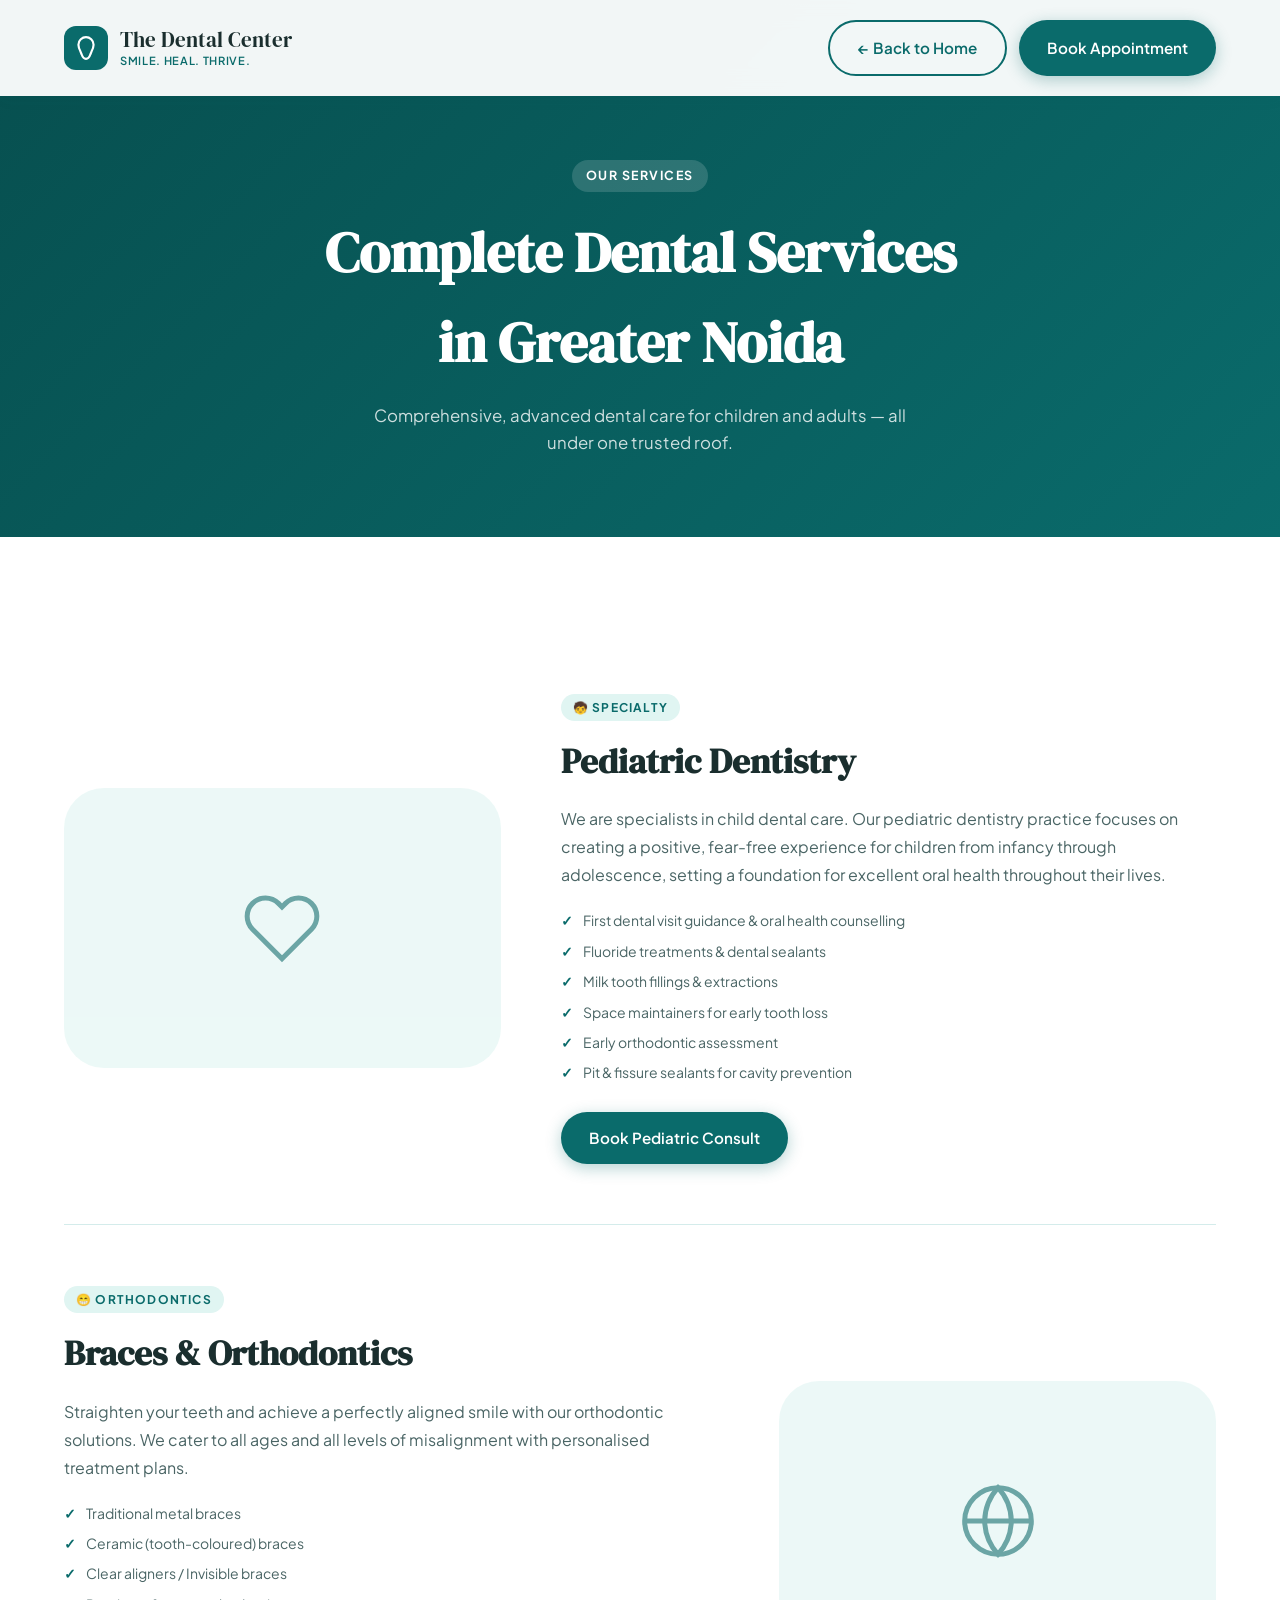
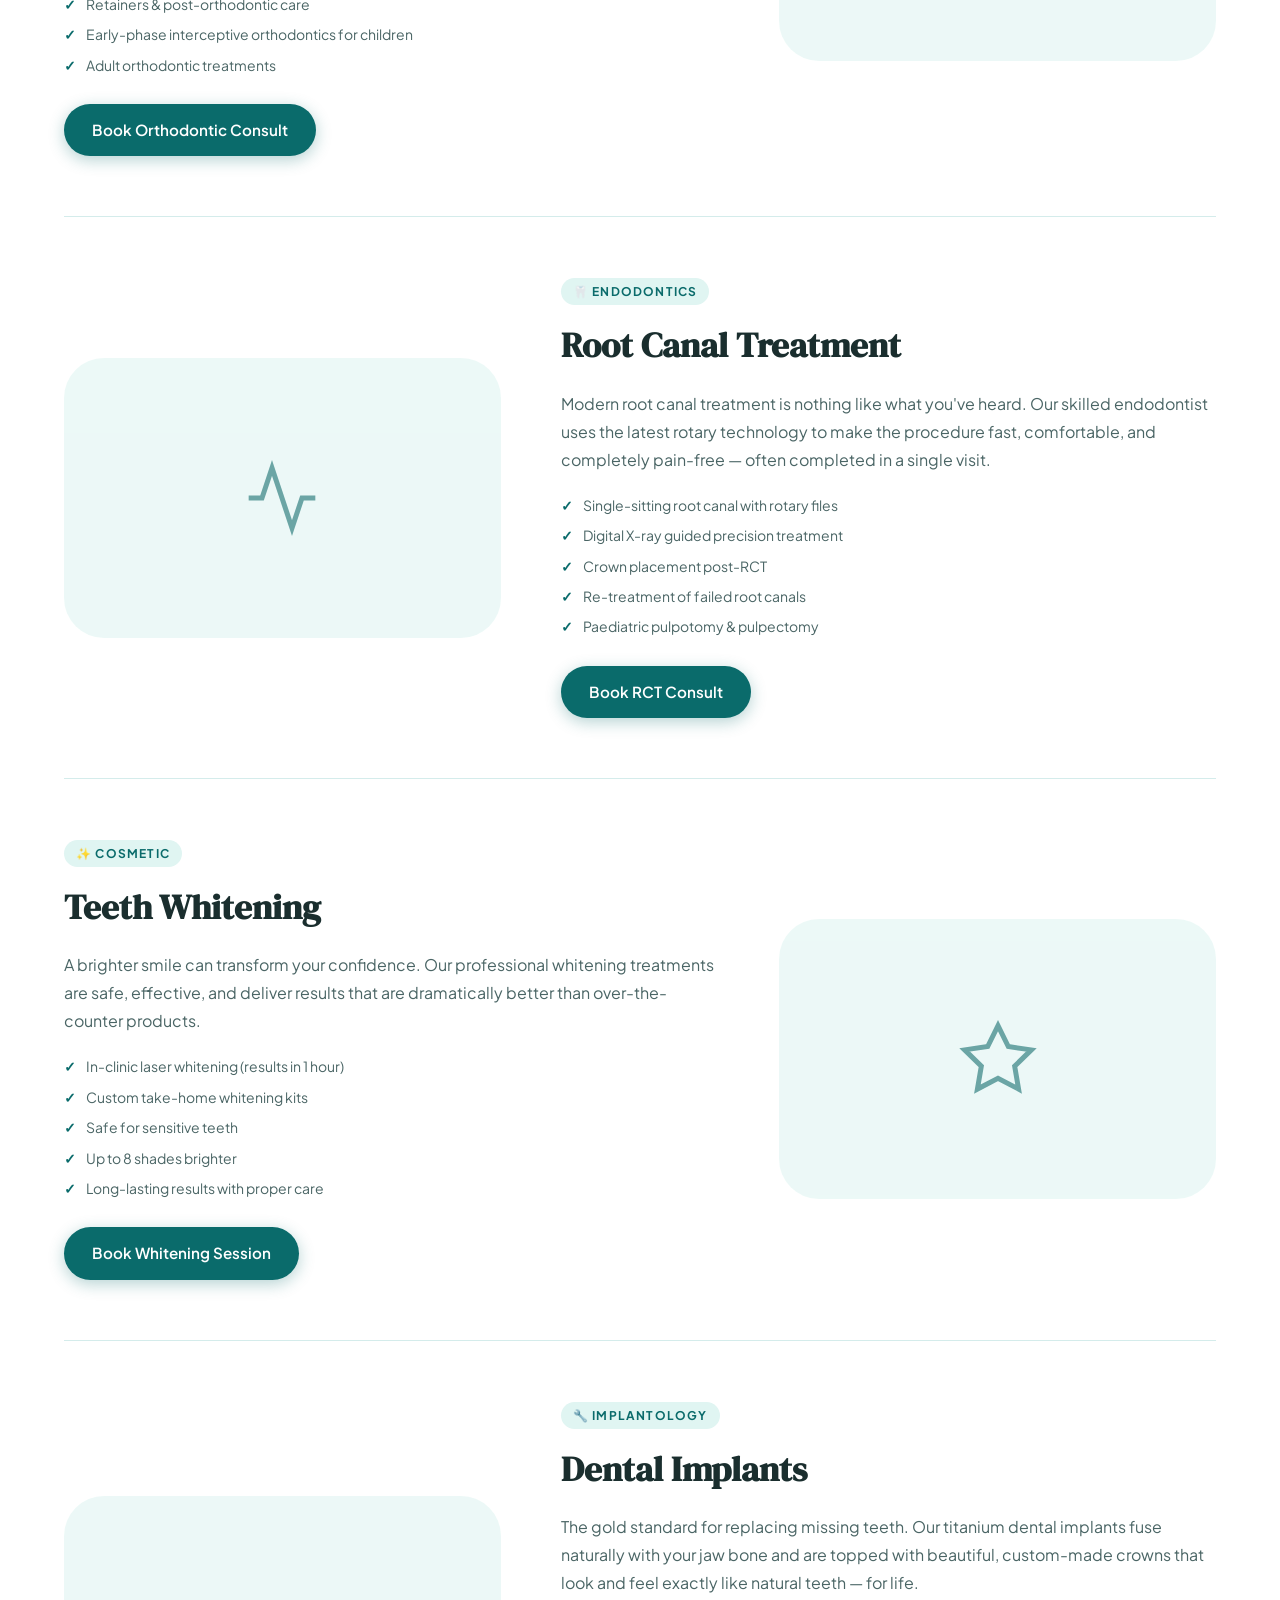
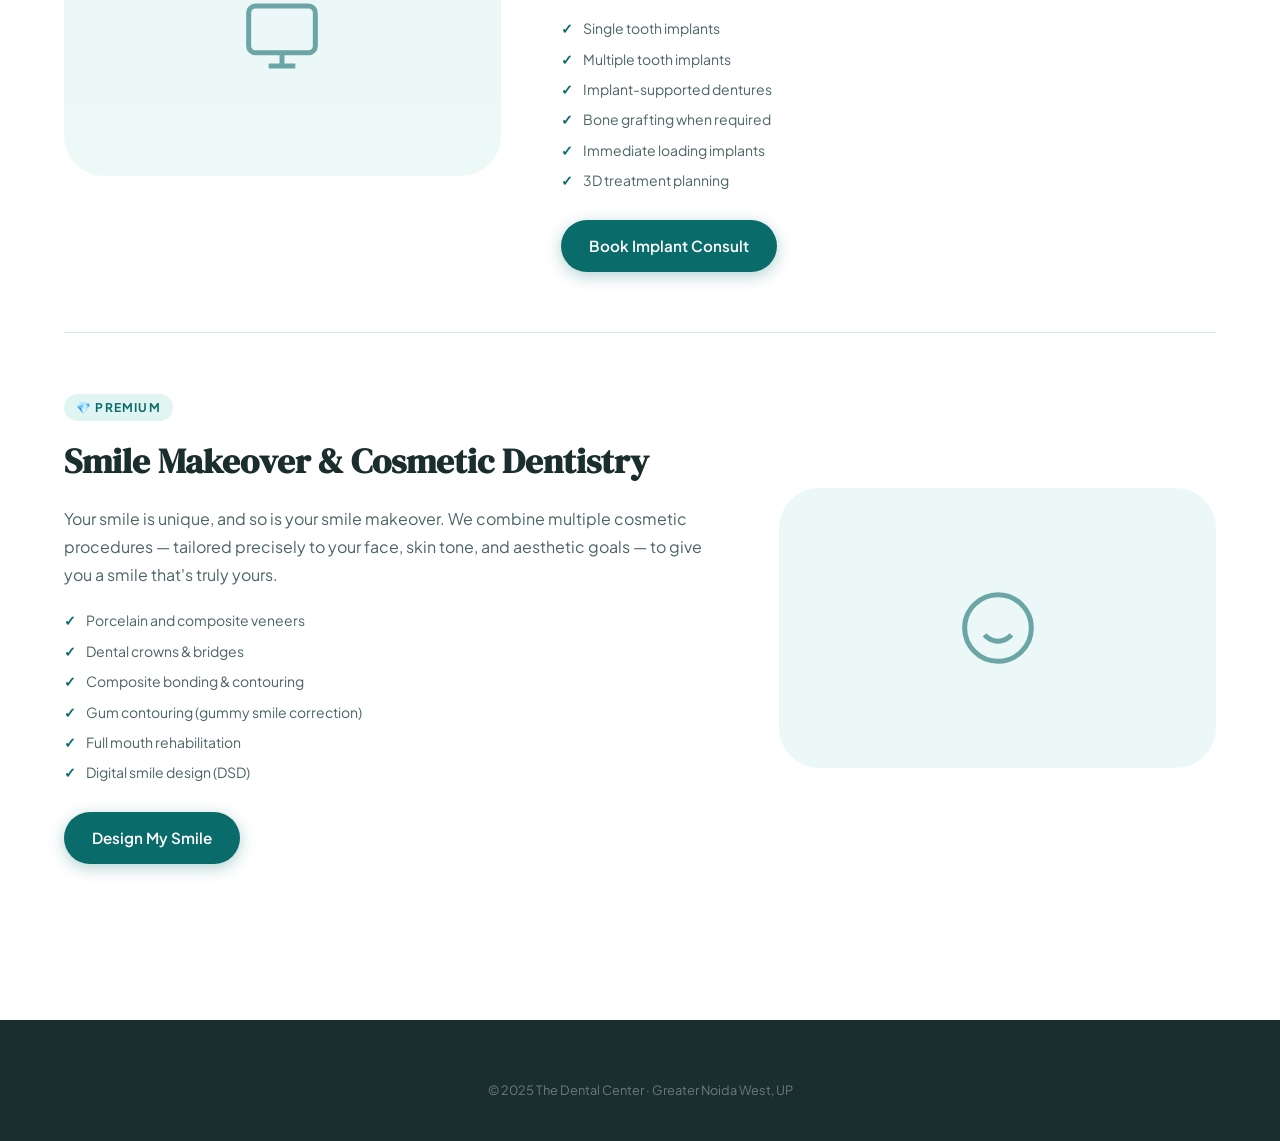
<file: services.html>
<!DOCTYPE html>
<html lang="en">
<head>
  <meta charset="UTF-8" />
  <meta name="viewport" content="width=device-width, initial-scale=1.0" />
  <title>Dental Services | The Dental Center — Greater Noida</title>
  <meta name="description" content="Explore our comprehensive range of specialized dental services at The Dental Center, from pediatric care to orthodontics and cosmetic smile makeovers." />
  <meta name="robots" content="index, follow" />
  <link rel="canonical" href="https://yourdentalsite.com/services" />
  <link rel="preconnect" href="https://fonts.googleapis.com" />
  <link rel="preconnect" href="https://fonts.gstatic.com" crossorigin />
  <link href="https://fonts.googleapis.com/css2?family=DM+Serif+Display:ital@0;1&family=Plus+Jakarta+Sans:wght@300;400;500;600;700;800&display=swap" rel="stylesheet" />
  <link rel="stylesheet" href="style.css" />
  <style>
    .page-hero {
      background: linear-gradient(135deg, var(--clr-primary-dark) 0%, var(--clr-primary) 100%);
      padding: 160px 24px 80px;
      text-align: center;
    }
    .page-hero h1 { font-family: var(--font-display); font-size: clamp(2rem,5vw,3.5rem); color: white; margin-bottom: 16px; }
    .page-hero p { color: rgba(255,255,255,0.8); font-size: 1.05rem; max-width: 540px; margin: 0 auto; }
    .services-full { padding: var(--section-pad); }
    .service-full-card {
      display: grid; grid-template-columns: 1fr 1.5fr; gap: 60px;
      align-items: center; padding: 60px 0;
      border-bottom: 1px solid var(--clr-border);
    }
    .service-full-card:last-child { border-bottom: none; }
    .service-full-card:nth-child(even) { direction: rtl; }
    .service-full-card:nth-child(even) > * { direction: ltr; }
    .service-full-visual {
      background: var(--clr-mint);
      border-radius: var(--radius-xl);
      height: 280px;
      display: flex; align-items: center; justify-content: center;
      color: var(--clr-primary); opacity: 0.6;
    }
    .service-full-tag { display: inline-block; font-size:0.75rem; font-weight:700; letter-spacing:0.1em; text-transform:uppercase; color:var(--clr-primary); background:var(--clr-mint); padding:4px 12px; border-radius:var(--radius-full); margin-bottom:12px; }
    .service-full-title { font-family:var(--font-display); font-size:clamp(1.6rem,3vw,2.2rem); margin-bottom:16px; }
    .service-full-desc { color:var(--clr-text-muted); line-height:1.75; margin-bottom:20px; }
    .service-full-list { display:flex; flex-direction:column; gap:8px; margin-bottom:28px; }
    .service-full-list li { display:flex; align-items:center; gap:10px; font-size:0.875rem; color:var(--clr-text-muted); }
    .service-full-list li::before { content:'✓'; color:var(--clr-primary); font-weight:700; flex-shrink:0; }
    @media(max-width:768px) {
      .service-full-card { grid-template-columns:1fr; gap:32px; }
      .service-full-card:nth-child(even) { direction: ltr; }
    }
  </style>
</head>
<body>
  <header id="header" role="banner">
    <nav class="nav-main" style="max-width:var(--max-width);margin:0 auto;padding:20px 24px;display:flex;align-items:center;justify-content:space-between;">
      <a href="index.html" class="logo">
        <div class="logo-icon"><svg width="26" height="26" viewBox="0 0 24 24" fill="none" stroke="white" stroke-width="2" stroke-linecap="round" stroke-linejoin="round"><path d="M12 2C8.5 2 5 5 5 9c0 2.5 1 4.5 2 6.5L8 18c.5 1.5 2 4 4 4s3.5-2.5 4-4l1-2.5c1-2 2-4 2-6.5C19 5 15.5 2 12 2z"/></svg></div>
        <div class="logo-text"><span class="logo-name">The Dental Center</span><span class="logo-tagline">Smile. Heal. Thrive.</span></div>
      </a>
      <div style="display:flex;gap:12px;">
        <a href="index.html" class="btn btn-outline">← Back to Home</a>
        <a href="index.html#location" class="btn btn-primary">Book Appointment</a>
      </div>
    </nav>
  </header>

  <main>
    <div class="page-hero">
      <div class="section-label" style="background:rgba(255,255,255,0.15);color:white;margin-bottom:16px;">Our Services</div>
      <h1>Complete Dental Services<br>in Greater Noida</h1>
      <p>Comprehensive, advanced dental care for children and adults — all under one trusted roof.</p>
    </div>

    <section class="services-full">
      <div class="container">

        <div id="pediatric" class="service-full-card reveal">
          <div class="service-full-visual">
            <svg width="80" height="80" viewBox="0 0 24 24" fill="none" stroke="currentColor" stroke-width="1.5"><path d="M20.84 4.61a5.5 5.5 0 0 0-7.78 0L12 5.67l-1.06-1.06a5.5 5.5 0 0 0-7.78 7.78l1.06 1.06L12 21.23l7.78-7.78 1.06-1.06a5.5 5.5 0 0 0 0-7.78z"></path></svg>
          </div>
          <div>
            <span class="service-full-tag">🧒 Specialty</span>
            <h2 class="service-full-title">Pediatric Dentistry</h2>
            <p class="service-full-desc">We are specialists in child dental care. Our pediatric dentistry practice focuses on creating a positive, fear-free experience for children from infancy through adolescence, setting a foundation for excellent oral health throughout their lives.</p>
            <ul class="service-full-list">
              <li>First dental visit guidance &amp; oral health counselling</li>
              <li>Fluoride treatments &amp; dental sealants</li>
              <li>Milk tooth fillings &amp; extractions</li>
              <li>Space maintainers for early tooth loss</li>
              <li>Early orthodontic assessment</li>
              <li>Pit &amp; fissure sealants for cavity prevention</li>
            </ul>
            <a href="../index.html#location" class="btn btn-primary">Book Pediatric Consult</a>
          </div>
        </div>

        <div id="orthodontics" class="service-full-card reveal">
          <div class="service-full-visual">
            <svg width="80" height="80" viewBox="0 0 24 24" fill="none" stroke="currentColor" stroke-width="1.5"><circle cx="12" cy="12" r="10"></circle><line x1="2" y1="12" x2="22" y2="12"></line><path d="M12 2a15.3 15.3 0 0 1 4 10 15.3 15.3 0 0 1-4 10 15.3 15.3 0 0 1-4-10 15.3 15.3 0 0 1 4-10z"></path></svg>
          </div>
          <div>
            <span class="service-full-tag">😁 Orthodontics</span>
            <h2 class="service-full-title">Braces &amp; Orthodontics</h2>
            <p class="service-full-desc">Straighten your teeth and achieve a perfectly aligned smile with our orthodontic solutions. We cater to all ages and all levels of misalignment with personalised treatment plans.</p>
            <ul class="service-full-list">
              <li>Traditional metal braces</li>
              <li>Ceramic (tooth-coloured) braces</li>
              <li>Clear aligners / Invisible braces</li>
              <li>Retainers &amp; post-orthodontic care</li>
              <li>Early-phase interceptive orthodontics for children</li>
              <li>Adult orthodontic treatments</li>
            </ul>
            <a href="../index.html#location" class="btn btn-primary">Book Orthodontic Consult</a>
          </div>
        </div>

        <div id="root-canal" class="service-full-card reveal">
          <div class="service-full-visual">
            <svg width="80" height="80" viewBox="0 0 24 24" fill="none" stroke="currentColor" stroke-width="1.5"><polyline points="22 12 18 12 15 21 9 3 6 12 2 12"></polyline></svg>
          </div>
          <div>
            <span class="service-full-tag">🦷 Endodontics</span>
            <h2 class="service-full-title">Root Canal Treatment</h2>
            <p class="service-full-desc">Modern root canal treatment is nothing like what you've heard. Our skilled endodontist uses the latest rotary technology to make the procedure fast, comfortable, and completely pain-free — often completed in a single visit.</p>
            <ul class="service-full-list">
              <li>Single-sitting root canal with rotary files</li>
              <li>Digital X-ray guided precision treatment</li>
              <li>Crown placement post-RCT</li>
              <li>Re-treatment of failed root canals</li>
              <li>Paediatric pulpotomy &amp; pulpectomy</li>
            </ul>
            <a href="../index.html#location" class="btn btn-primary">Book RCT Consult</a>
          </div>
        </div>

        <div id="whitening" class="service-full-card reveal">
          <div class="service-full-visual">
            <svg width="80" height="80" viewBox="0 0 24 24" fill="none" stroke="currentColor" stroke-width="1.5"><polygon points="12 2 15.09 8.26 22 9.27 17 14.14 18.18 21.02 12 17.77 5.82 21.02 7 14.14 2 9.27 8.91 8.26 12 2"></polygon></svg>
          </div>
          <div>
            <span class="service-full-tag">✨ Cosmetic</span>
            <h2 class="service-full-title">Teeth Whitening</h2>
            <p class="service-full-desc">A brighter smile can transform your confidence. Our professional whitening treatments are safe, effective, and deliver results that are dramatically better than over-the-counter products.</p>
            <ul class="service-full-list">
              <li>In-clinic laser whitening (results in 1 hour)</li>
              <li>Custom take-home whitening kits</li>
              <li>Safe for sensitive teeth</li>
              <li>Up to 8 shades brighter</li>
              <li>Long-lasting results with proper care</li>
            </ul>
            <a href="../index.html#location" class="btn btn-primary">Book Whitening Session</a>
          </div>
        </div>

        <div id="implants" class="service-full-card reveal">
          <div class="service-full-visual">
            <svg width="80" height="80" viewBox="0 0 24 24" fill="none" stroke="currentColor" stroke-width="1.5"><rect x="2" y="3" width="20" height="14" rx="2"></rect><line x1="8" y1="21" x2="16" y2="21"></line><line x1="12" y1="17" x2="12" y2="21"></line></svg>
          </div>
          <div>
            <span class="service-full-tag">🔧 Implantology</span>
            <h2 class="service-full-title">Dental Implants</h2>
            <p class="service-full-desc">The gold standard for replacing missing teeth. Our titanium dental implants fuse naturally with your jaw bone and are topped with beautiful, custom-made crowns that look and feel exactly like natural teeth — for life.</p>
            <ul class="service-full-list">
              <li>Single tooth implants</li>
              <li>Multiple tooth implants</li>
              <li>Implant-supported dentures</li>
              <li>Bone grafting when required</li>
              <li>Immediate loading implants</li>
              <li>3D treatment planning</li>
            </ul>
            <a href="../index.html#location" class="btn btn-primary">Book Implant Consult</a>
          </div>
        </div>

        <div id="cosmetic" class="service-full-card reveal">
          <div class="service-full-visual">
            <svg width="80" height="80" viewBox="0 0 24 24" fill="none" stroke="currentColor" stroke-width="1.5"><path d="M12 2C6.48 2 2 6.48 2 12s4.48 10 10 10 10-4.48 10-10S17.52 2 12 2z"/><path d="M8 14s1.5 2 4 2 4-2 4-2"/><line x1="9" y1="9" x2="9.01" y2="9"/><line x1="15" y1="9" x2="15.01" y2="9"/></svg>
          </div>
          <div>
            <span class="service-full-tag">💎 Premium</span>
            <h2 class="service-full-title">Smile Makeover &amp; Cosmetic Dentistry</h2>
            <p class="service-full-desc">Your smile is unique, and so is your smile makeover. We combine multiple cosmetic procedures — tailored precisely to your face, skin tone, and aesthetic goals — to give you a smile that's truly yours.</p>
            <ul class="service-full-list">
              <li>Porcelain and composite veneers</li>
              <li>Dental crowns &amp; bridges</li>
              <li>Composite bonding &amp; contouring</li>
              <li>Gum contouring (gummy smile correction)</li>
              <li>Full mouth rehabilitation</li>
              <li>Digital smile design (DSD)</li>
            </ul>
            <a href="index.html#location" class="btn btn-primary">Design My Smile</a>
          </div>
        </div>

      </div>
    </section>
  </main>

  <footer id="footer" role="contentinfo" style="background:var(--clr-text);padding:40px 24px;text-align:center;color:rgba(255,255,255,0.6);">
    <p style="font-size:0.8rem; margin-top:20px; opacity:0.6;">© 2025 The Dental Center · Greater Noida West, UP</p>
  </footer>

  <script src="main.js" defer></script>
</body>
</html>
</file>
<file: style.css>
/* ============================================================
   THE DENTAL CENTER — Main Stylesheet
   Clinic: Pediatric & Family Dentistry, Greater Noida
   ============================================================ */

/* ---------- Google Fonts Import ---------- */
@import url('https://fonts.googleapis.com/css2?family=DM+Serif+Display:ital@0;1&family=Plus+Jakarta+Sans:wght@300;400;500;600;700;800&display=swap');

/* ---------- CSS Variables ---------- */
:root {
  --clr-primary:       #0A6B6B;
  --clr-primary-dark:  #074F4F;
  --clr-primary-light: #138D8D;
  --clr-accent:        #FF6B4A;
  --clr-accent-light:  #FFF0EC;
  --clr-mint:          #E0F5F2;
  --clr-mint-dark:     #C2EDE7;
  --clr-white:         #FFFFFF;
  --clr-off-white:     #F8FDFC;
  --clr-text:          #1A2E2E;
  --clr-text-muted:    #4A6565;
  --clr-text-light:    #7A9696;
  --clr-border:        #D4ECEB;
  --clr-star:          #F5A623;

  --font-display:      'DM Serif Display', Georgia, serif;
  --font-body:         'Plus Jakarta Sans', sans-serif;

  --radius-sm:   8px;
  --radius-md:   16px;
  --radius-lg:   24px;
  --radius-xl:   40px;
  --radius-full: 9999px;

  --shadow-sm:  0 2px 8px rgba(10,107,107,0.08);
  --shadow-md:  0 8px 32px rgba(10,107,107,0.12);
  --shadow-lg:  0 20px 60px rgba(10,107,107,0.15);
  --shadow-xl:  0 32px 80px rgba(10,107,107,0.18);

  --transition: 0.3s cubic-bezier(0.4, 0, 0.2, 1);
  --max-width:  1200px;
  --section-pad: 96px 24px;
}

/* ---------- Reset & Base ---------- */
*, *::before, *::after { box-sizing: border-box; margin: 0; padding: 0; }

html { scroll-behavior: smooth; font-size: 16px; -webkit-text-size-adjust: 100%; }

body {
  font-family: var(--font-body);
  color: var(--clr-text);
  background-color: var(--clr-white);
  line-height: 1.6;
  overflow-x: hidden;
}

section {
  scroll-margin-top: 100px;
}

img { max-width: 100%; height: auto; display: block; }
a  { color: inherit; text-decoration: none; }
ul { list-style: none; }
button { cursor: pointer; border: none; background: none; font-family: inherit; }

/* ---------- Utility Classes ---------- */
.container {
  max-width: var(--max-width);
  margin: 0 auto;
  padding: 0 24px;
}

.section-label {
  display: inline-flex;
  align-items: center;
  gap: 8px;
  font-size: 0.78rem;
  font-weight: 700;
  letter-spacing: 0.12em;
  text-transform: uppercase;
  color: var(--clr-primary);
  background: var(--clr-mint);
  padding: 6px 14px;
  border-radius: var(--radius-full);
  margin-bottom: 16px;
}

.section-title {
  font-family: var(--font-display);
  font-size: clamp(2rem, 4vw, 3rem);
  line-height: 1.15;
  color: var(--clr-text);
  margin-bottom: 16px;
}

.section-title span { color: var(--clr-primary); }

.section-subtitle {
  font-size: 1.05rem;
  color: var(--clr-text-muted);
  max-width: 520px;
  line-height: 1.7;
}

.btn {
  display: inline-flex;
  align-items: center;
  gap: 8px;
  padding: 14px 28px;
  border-radius: var(--radius-full);
  font-family: var(--font-body);
  font-size: 0.95rem;
  font-weight: 600;
  transition: var(--transition);
  white-space: nowrap;
}

.btn-primary {
  background: var(--clr-primary);
  color: var(--clr-white);
  box-shadow: 0 4px 16px rgba(10,107,107,0.3);
}
.btn-primary:hover {
  background: var(--clr-primary-dark);
  transform: translateY(-2px);
  box-shadow: 0 8px 24px rgba(10,107,107,0.4);
}

.btn-accent {
  background: var(--clr-accent);
  color: var(--clr-white);
  box-shadow: 0 4px 16px rgba(255,107,74,0.3);
}
.btn-accent:hover {
  background: #e85d3f;
  transform: translateY(-2px);
  box-shadow: 0 8px 24px rgba(255,107,74,0.4);
}

.btn-outline {
  background: transparent;
  color: var(--clr-primary);
  border: 2px solid var(--clr-primary);
}
.btn-outline:hover {
  background: var(--clr-mint);
  transform: translateY(-2px);
}

.btn-ghost {
  background: rgba(255,255,255,0.15);
  color: var(--clr-white);
  border: 2px solid rgba(255,255,255,0.4);
  backdrop-filter: blur(8px);
}
.btn-ghost:hover {
  background: rgba(255,255,255,0.25);
  border-color: white;
}

/* ---------- HEADER / NAVIGATION ---------- */
#header {
  position: fixed;
  top: 0;
  left: 0;
  right: 0;
  z-index: 1000;
  transition: var(--transition);
  padding: 0;
  background: rgba(255, 255, 255, 0.95);
  backdrop-filter: blur(12px);
  box-shadow: 0 2px 16px rgba(10, 107, 107, 0.05);
}

#header.scrolled {
  background: rgba(255,255,255,0.96);
  backdrop-filter: blur(16px);
  -webkit-backdrop-filter: blur(16px);
  box-shadow: 0 2px 32px rgba(10,107,107,0.1);
}

.nav-top-bar {
  background: var(--clr-primary-dark);
  color: rgba(255,255,255,0.88);
  font-size: 0.8rem;
  padding: 8px 24px;
}
.nav-top-inner {
  max-width: var(--max-width);
  margin: 0 auto;
  display: flex;
  align-items: center;
  justify-content: space-between;
  gap: 16px;
}
.nav-top-bar a { color: rgba(255,255,255,0.88); transition: color 0.2s; }
.nav-top-bar a:hover { color: #fff; }
.nav-top-contacts { display: flex; align-items: center; gap: 20px; }
.nav-top-contacts span { display: flex; align-items: center; gap: 6px; }

.nav-main {
  max-width: var(--max-width);
  margin: 0 auto;
  padding: 16px 24px;
  display: flex;
  align-items: center;
  justify-content: space-between;
}

.logo {
  display: flex;
  align-items: center;
  gap: 12px;
  text-decoration: none;
}
.logo-icon {
  width: 44px;
  height: 44px;
  background: var(--clr-primary);
  border-radius: 12px;
  display: flex;
  align-items: center;
  justify-content: center;
  flex-shrink: 0;
}
.logo-text { line-height: 1; }
.logo-name {
  font-family: var(--font-display);
  font-size: 1.3rem;
  color: var(--clr-text);
  display: block;
}
.logo-tagline {
  font-size: 0.7rem;
  color: var(--clr-primary);
  font-weight: 600;
  letter-spacing: 0.06em;
  text-transform: uppercase;
}

.nav-links {
  display: flex;
  align-items: center;
  gap: 4px;
}
.nav-links a {
  padding: 8px 14px;
  border-radius: var(--radius-full);
  font-size: 0.9rem;
  font-weight: 500;
  color: var(--clr-text-muted);
  transition: var(--transition);
  position: relative;
}
.nav-links a:hover, .nav-links a.active {
  color: var(--clr-primary);
  background: var(--clr-mint);
}

/* Dropdown */
.nav-dropdown { position: relative; }
.nav-dropdown > a { display: flex; align-items: center; gap: 4px; }
.dropdown-menu {
  position: absolute;
  top: calc(100% + 8px);
  left: 50%;
  transform: translateX(-50%) translateY(8px);
  background: white;
  border-radius: var(--radius-md);
  box-shadow: var(--shadow-lg);
  padding: 8px;
  min-width: 220px;
  opacity: 0;
  pointer-events: none;
  transition: var(--transition);
  border: 1px solid var(--clr-border);
}
.nav-dropdown:hover .dropdown-menu {
  opacity: 1;
  pointer-events: auto;
  transform: translateX(-50%) translateY(0);
}
.dropdown-menu a {
  display: block;
  padding: 10px 14px;
  border-radius: var(--radius-sm);
  font-size: 0.875rem;
  color: var(--clr-text-muted);
  font-weight: 500;
}
.dropdown-menu a:hover { background: var(--clr-mint); color: var(--clr-primary); }

.nav-cta { display: flex; align-items: center; gap: 10px; }

.hamburger {
  display: none;
  flex-direction: column;
  gap: 5px;
  padding: 8px;
  cursor: pointer;
}
.hamburger span {
  display: block;
  width: 24px;
  height: 2px;
  background: var(--clr-text);
  border-radius: 2px;
  transition: var(--transition);
}

/* Mobile Menu */
.mobile-menu {
  display: none;
  position: fixed;
  inset: 0;
  background: white;
  z-index: 999;
  padding: 100px 24px 40px;
  flex-direction: column;
  gap: 8px;
  overflow-y: auto;
}
.mobile-menu.open { display: flex; }
.mobile-menu a {
  padding: 14px 16px;
  border-radius: var(--radius-md);
  font-size: 1.1rem;
  font-weight: 600;
  color: var(--clr-text);
  border-bottom: 1px solid var(--clr-border);
  transition: background 0.2s;
}
.mobile-menu a:hover { background: var(--clr-mint); color: var(--clr-primary); }
.mobile-menu-cta { margin-top: 16px; display: flex; flex-direction: column; gap: 10px; }

/* ---------- HERO SECTION ---------- */
#hero {
  min-height: 100vh;
  background: linear-gradient(135deg, var(--clr-primary-dark) 0%, var(--clr-primary) 50%, #1A8F8F 100%);
  position: relative;
  overflow: hidden;
  display: flex;
  align-items: center;
  padding: 120px 24px 80px;
}

.hero-bg-circles {
  position: absolute;
  inset: 0;
  pointer-events: none;
  overflow: hidden;
}
.hero-circle {
  position: absolute;
  border-radius: 50%;
  background: rgba(255,255,255,0.05);
}
.hero-circle-1 { width: 600px; height: 600px; right: -100px; top: -200px; }
.hero-circle-2 { width: 400px; height: 400px; right: 200px; bottom: -150px; background: rgba(255,255,255,0.03); }
.hero-circle-3 { width: 200px; height: 200px; left: 100px; top: 50px; background: rgba(255,255,255,0.04); }

.hero-grid {
  max-width: var(--max-width);
  margin: 0 auto;
  display: grid;
  grid-template-columns: 1fr 1fr;
  gap: 60px;
  align-items: center;
  width: 100%;
}

.hero-badge {
  display: inline-flex;
  align-items: center;
  gap: 8px;
  background: rgba(255,255,255,0.15);
  backdrop-filter: blur(10px);
  border: 1px solid rgba(255,255,255,0.2);
  color: white;
  font-size: 0.8rem;
  font-weight: 600;
  padding: 7px 16px;
  border-radius: var(--radius-full);
  margin-bottom: 24px;
  letter-spacing: 0.04em;
}
.hero-badge-dot {
  width: 8px; height: 8px;
  background: #4ade80;
  border-radius: 50%;
  animation: pulse-dot 2s infinite;
}
@keyframes pulse-dot {
  0%, 100% { opacity: 1; transform: scale(1); }
  50% { opacity: 0.6; transform: scale(0.8); }
}

.hero-title {
  font-family: var(--font-display);
  font-size: clamp(2.4rem, 5vw, 3.8rem);
  line-height: 1.1;
  color: white;
  margin-bottom: 20px;
}
.hero-title em {
  font-style: italic;
  color: rgba(255,255,255,0.75);
  display: block;
}

.hero-desc {
  font-size: 1.05rem;
  color: rgba(255,255,255,0.82);
  line-height: 1.75;
  margin-bottom: 36px;
  max-width: 480px;
}

.hero-actions { display: flex; align-items: center; gap: 14px; flex-wrap: wrap; margin-bottom: 48px; }

.hero-stats {
  display: flex;
  align-items: center;
  gap: 32px;
  padding-top: 32px;
  border-top: 1px solid rgba(255,255,255,0.2);
}
.hero-stat { text-align: center; }
.hero-stat-num {
  font-family: var(--font-display);
  font-size: 1.8rem;
  color: white;
  display: block;
  line-height: 1;
}
.hero-stat-label {
  font-size: 0.78rem;
  color: rgba(255,255,255,0.65);
  font-weight: 500;
  margin-top: 4px;
}
.hero-stat-divider { width: 1px; height: 40px; background: rgba(255,255,255,0.2); }

.hero-visual {
  display: flex;
  flex-direction: column;
  gap: 16px;
  position: relative;
}

.hero-card-main {
  background: white;
  border-radius: var(--radius-xl);
  padding: 32px;
  box-shadow: var(--shadow-xl);
  position: relative;
}
.hero-card-rating {
  display: flex;
  align-items: center;
  gap: 10px;
  margin-bottom: 20px;
}
.stars { display: flex; gap: 3px; }
.stars span { color: var(--clr-star); font-size: 1rem; }
.rating-text { font-weight: 700; font-size: 1rem; }
.rating-count { color: var(--clr-text-muted); font-size: 0.85rem; }

.hero-card-img {
  width: 100%;
  height: 200px;
  background: linear-gradient(135deg, var(--clr-mint) 0%, var(--clr-mint-dark) 100%);
  border-radius: var(--radius-lg);
  display: flex;
  align-items: center;
  justify-content: center;
  overflow: hidden;
  position: relative;
}
.hero-card-img svg { opacity: 0.6; }

.hero-card-title {
  margin-top: 20px;
  font-weight: 700;
  font-size: 1rem;
  color: var(--clr-text);
}
.hero-card-sub {
  font-size: 0.85rem;
  color: var(--clr-text-muted);
  margin-top: 4px;
  display: flex;
  align-items: center;
  gap: 6px;
}

.hero-cards-row { display: grid; grid-template-columns: 1fr 1fr; gap: 16px; }

.hero-mini-card {
  background: white;
  border-radius: var(--radius-lg);
  padding: 20px;
  box-shadow: var(--shadow-md);
}
.hero-mini-card-icon {
  width: 40px; height: 40px;
  background: var(--clr-mint);
  border-radius: var(--radius-sm);
  display: flex;
  align-items: center;
  justify-content: center;
  margin-bottom: 10px;
}
.hero-mini-card-title { font-weight: 700; font-size: 0.9rem; color: var(--clr-text); }
.hero-mini-card-sub { font-size: 0.78rem; color: var(--clr-text-muted); margin-top: 2px; }

.floating-badge {
  position: absolute;
  background: var(--clr-accent);
  color: white;
  font-size: 0.78rem;
  font-weight: 700;
  padding: 8px 14px;
  border-radius: var(--radius-full);
  display: flex;
  align-items: center;
  gap: 6px;
  box-shadow: 0 4px 16px rgba(255,107,74,0.4);
  animation: float 3s ease-in-out infinite;
  white-space: nowrap;
}
.floating-badge.top-right { top: -12px; right: 20px; }
.floating-badge.bottom-left { bottom: -12px; left: 20px; }

@keyframes float {
  0%, 100% { transform: translateY(0); }
  50% { transform: translateY(-8px); }
}

/* ---------- TRUST BAR ---------- */
#trust-bar {
  background: var(--clr-mint);
  padding: 24px;
  border-bottom: 1px solid var(--clr-border);
}
.trust-bar-inner {
  max-width: var(--max-width);
  margin: 0 auto;
  display: flex;
  align-items: center;
  justify-content: center;
  gap: 48px;
  flex-wrap: wrap;
}
.trust-item {
  display: flex;
  align-items: center;
  gap: 10px;
  font-size: 0.875rem;
  font-weight: 600;
  color: var(--clr-primary-dark);
}
.trust-item svg { flex-shrink: 0; }

/* ---------- SERVICES SECTION ---------- */
#services {
  padding: var(--section-pad);
  background: var(--clr-white);
}
.services-header {
  display: flex;
  align-items: flex-end;
  justify-content: space-between;
  margin-bottom: 56px;
  gap: 24px;
  flex-wrap: wrap;
}
.services-grid {
  display: grid;
  grid-template-columns: repeat(3, 1fr);
  gap: 24px;
}
.service-card {
  background: var(--clr-off-white);
  border-radius: var(--radius-lg);
  padding: 32px;
  border: 1px solid var(--clr-border);
  transition: var(--transition);
  position: relative;
  overflow: hidden;
}
.service-card::before {
  content: '';
  position: absolute;
  inset: 0;
  background: linear-gradient(135deg, var(--clr-primary) 0%, var(--clr-primary-light) 100%);
  opacity: 0;
  transition: var(--transition);
  border-radius: var(--radius-lg);
}
.service-card:hover {
  transform: translateY(-6px);
  box-shadow: var(--shadow-lg);
  border-color: transparent;
}
.service-card:hover::before { opacity: 1; }
.service-card:hover .service-icon-wrap { background: rgba(255,255,255,0.2); }
.service-card:hover .service-title,
.service-card:hover .service-desc,
.service-card:hover .service-link { color: white; }

.service-icon-wrap {
  width: 56px; height: 56px;
  background: var(--clr-mint);
  border-radius: var(--radius-md);
  display: flex;
  align-items: center;
  justify-content: center;
  margin-bottom: 20px;
  transition: var(--transition);
  position: relative;
  z-index: 1;
}
.service-title {
  font-weight: 700;
  font-size: 1.05rem;
  margin-bottom: 10px;
  transition: color var(--transition);
  position: relative;
  z-index: 1;
}
.service-desc {
  font-size: 0.875rem;
  color: var(--clr-text-muted);
  line-height: 1.65;
  transition: color var(--transition);
  position: relative;
  z-index: 1;
}
.service-link {
  display: inline-flex;
  align-items: center;
  gap: 6px;
  font-size: 0.85rem;
  font-weight: 600;
  color: var(--clr-primary);
  margin-top: 16px;
  transition: color var(--transition);
  position: relative;
  z-index: 1;
}

.service-card.featured {
  background: var(--clr-primary);
  border-color: transparent;
  color: white;
}
.service-card.featured::before { display: none; }
.service-card.featured .service-icon-wrap { background: rgba(255,255,255,0.15); }
.service-card.featured .service-title { color: white; }
.service-card.featured .service-desc { color: rgba(255,255,255,0.8); }
.service-card.featured .service-link { color: rgba(255,255,255,0.9); }
.service-card.featured:hover { transform: translateY(-6px); box-shadow: var(--shadow-lg); }

/* ---------- WHY CHOOSE US ---------- */
#why-us {
  padding: var(--section-pad);
  background: var(--clr-off-white);
  overflow: hidden;
}
.why-grid {
  display: grid;
  grid-template-columns: 1fr 1fr;
  gap: 80px;
  align-items: center;
}
.why-features { display: flex; flex-direction: column; gap: 24px; }
.why-feature {
  display: flex;
  gap: 20px;
  align-items: flex-start;
  padding: 24px;
  background: white;
  border-radius: var(--radius-lg);
  border: 1px solid var(--clr-border);
  transition: var(--transition);
}
.why-feature:hover { transform: translateX(8px); box-shadow: var(--shadow-md); border-color: var(--clr-primary-light); }
.why-feature-icon {
  width: 48px; height: 48px;
  background: var(--clr-mint);
  border-radius: var(--radius-md);
  display: flex;
  align-items: center;
  justify-content: center;
  flex-shrink: 0;
}
.why-feature-title { font-weight: 700; font-size: 0.95rem; margin-bottom: 4px; }
.why-feature-desc { font-size: 0.85rem; color: var(--clr-text-muted); line-height: 1.6; }

.why-visual { position: relative; }
.why-stats-grid {
  display: grid;
  grid-template-columns: 1fr 1fr;
  gap: 20px;
}
.why-stat-card {
  background: white;
  border-radius: var(--radius-lg);
  padding: 28px;
  text-align: center;
  border: 1px solid var(--clr-border);
  transition: var(--transition);
}
.why-stat-card:hover { transform: translateY(-4px); box-shadow: var(--shadow-md); }
.why-stat-card.accent { background: var(--clr-primary); border-color: transparent; }
.why-stat-num {
  font-family: var(--font-display);
  font-size: 2.5rem;
  color: var(--clr-primary);
  line-height: 1;
  display: block;
}
.why-stat-card.accent .why-stat-num { color: white; }
.why-stat-card.accent .why-stat-label { color: rgba(255,255,255,0.8); }
.why-stat-label { font-size: 0.8rem; color: var(--clr-text-muted); font-weight: 600; margin-top: 8px; display: block; }

/* ---------- DOCTOR SECTION ---------- */
#doctor {
  padding: var(--section-pad);
  background: var(--clr-white);
}
.doctor-grid {
  display: grid;
  grid-template-columns: 1fr 1.3fr;
  gap: 80px;
  align-items: center;
}
.doctor-photo-wrap {
  position: relative;
  display: flex;
  justify-content: center;
}
.doctor-photo-bg {
  width: 360px;
  height: 420px;
  background: linear-gradient(145deg, var(--clr-mint) 0%, var(--clr-mint-dark) 100%);
  border-radius: 50% 50% 40% 40% / 40% 40% 50% 50%;
  display: flex;
  align-items: center;
  justify-content: center;
  overflow: hidden;
  position: relative;
}
.doctor-photo-placeholder {
  display: flex;
  flex-direction: column;
  align-items: center;
  gap: 12px;
  color: var(--clr-primary);
  opacity: 0.5;
}
.doctor-experience-badge {
  position: absolute;
  bottom: 20px;
  right: -20px;
  background: var(--clr-primary);
  color: white;
  padding: 16px 20px;
  border-radius: var(--radius-lg);
  text-align: center;
  box-shadow: var(--shadow-md);
}
.doctor-experience-badge strong { font-family: var(--font-display); font-size: 2rem; display: block; line-height: 1; }
.doctor-experience-badge span { font-size: 0.75rem; opacity: 0.8; }
.doctor-qualification-badge {
  position: absolute;
  top: 20px;
  left: -20px;
  background: var(--clr-accent);
  color: white;
  padding: 10px 16px;
  border-radius: var(--radius-full);
  font-size: 0.8rem;
  font-weight: 700;
  box-shadow: 0 4px 16px rgba(255,107,74,0.3);
}

.doctor-name {
  font-family: var(--font-display);
  font-size: 2.2rem;
  color: var(--clr-text);
  margin-bottom: 6px;
}
.doctor-title { color: var(--clr-primary); font-weight: 600; margin-bottom: 24px; font-size: 0.95rem; }
.doctor-bio {
  font-size: 0.95rem;
  color: var(--clr-text-muted);
  line-height: 1.75;
  margin-bottom: 28px;
}

.doctor-quals { display: flex; flex-direction: column; gap: 10px; margin-bottom: 32px; }
.doctor-qual {
  display: flex;
  align-items: center;
  gap: 12px;
  font-size: 0.875rem;
  color: var(--clr-text-muted);
}
.doctor-qual-icon {
  width: 28px; height: 28px;
  background: var(--clr-mint);
  border-radius: 50%;
  display: flex;
  align-items: center;
  justify-content: center;
  flex-shrink: 0;
}

/* ---------- TESTIMONIALS ---------- */
#testimonials {
  padding: var(--section-pad);
  background: linear-gradient(135deg, var(--clr-primary-dark) 0%, var(--clr-primary) 100%);
  position: relative;
  overflow: hidden;
}
#testimonials::before {
  content: '';
  position: absolute;
  width: 500px; height: 500px;
  background: rgba(255,255,255,0.04);
  border-radius: 50%;
  right: -100px;
  top: -100px;
  pointer-events: none;
}
.testimonials-header { text-align: center; margin-bottom: 56px; }
.testimonials-header .section-label {
  background: rgba(255,255,255,0.15);
  color: rgba(255,255,255,0.9);
}
.testimonials-header .section-title { color: white; }
.testimonials-header .section-subtitle { color: rgba(255,255,255,0.7); margin: 0 auto; }

.testimonials-grid {
  display: grid;
  grid-template-columns: repeat(3, 1fr);
  gap: 24px;
}
.testimonial-card {
  background: rgba(255,255,255,0.1);
  backdrop-filter: blur(10px);
  border: 1px solid rgba(255,255,255,0.15);
  border-radius: var(--radius-lg);
  padding: 28px;
  transition: var(--transition);
}
.testimonial-card:hover {
  background: rgba(255,255,255,0.15);
  transform: translateY(-4px);
  box-shadow: 0 16px 48px rgba(0,0,0,0.2);
}
.testimonial-stars { display: flex; gap: 4px; margin-bottom: 16px; }
.testimonial-stars span { color: var(--clr-star); font-size: 0.9rem; }
.testimonial-text {
  font-size: 0.9rem;
  line-height: 1.7;
  color: rgba(255,255,255,0.85);
  margin-bottom: 20px;
  font-style: italic;
}
.testimonial-author { display: flex; align-items: center; gap: 12px; }
.testimonial-avatar {
  width: 40px; height: 40px;
  background: rgba(255,255,255,0.2);
  border-radius: 50%;
  display: flex;
  align-items: center;
  justify-content: center;
  font-weight: 700;
  color: white;
  font-size: 0.875rem;
  flex-shrink: 0;
}
.testimonial-name { font-weight: 700; color: white; font-size: 0.875rem; }
.testimonial-meta { font-size: 0.78rem; color: rgba(255,255,255,0.55); margin-top: 2px; }

/* ---------- FAQ SECTION ---------- */
#faq {
  padding: var(--section-pad);
  background: var(--clr-off-white);
}
.faq-grid {
  display: grid;
  grid-template-columns: 1fr 1.6fr;
  gap: 80px;
  align-items: start;
}
.faq-intro-sticky { position: sticky; top: 100px; }
.faq-list { display: flex; flex-direction: column; gap: 12px; }
.faq-item {
  background: white;
  border-radius: var(--radius-md);
  border: 1px solid var(--clr-border);
  overflow: hidden;
  transition: var(--transition);
}
.faq-item.open { border-color: var(--clr-primary); box-shadow: var(--shadow-sm); }
.faq-question {
  width: 100%;
  padding: 20px 24px;
  display: flex;
  align-items: center;
  justify-content: space-between;
  gap: 16px;
  text-align: left;
  font-weight: 600;
  font-size: 0.95rem;
  color: var(--clr-text);
  background: none;
  cursor: pointer;
  transition: color 0.2s;
}
.faq-question:hover { color: var(--clr-primary); }
.faq-item.open .faq-question { color: var(--clr-primary); }
.faq-chevron {
  flex-shrink: 0;
  width: 24px; height: 24px;
  background: var(--clr-mint);
  border-radius: 50%;
  display: flex;
  align-items: center;
  justify-content: center;
  transition: transform var(--transition);
}
.faq-item.open .faq-chevron { transform: rotate(180deg); background: var(--clr-primary); }
.faq-item.open .faq-chevron svg { color: white; }
.faq-answer {
  padding: 0 24px;
  max-height: 0;
  overflow: hidden;
  transition: max-height 0.4s cubic-bezier(0.4, 0, 0.2, 1), padding 0.3s;
  font-size: 0.9rem;
  color: var(--clr-text-muted);
  line-height: 1.75;
}
.faq-item.open .faq-answer { max-height: 400px; padding: 0 24px 20px; }

/* ---------- LOCATION SECTION ---------- */
#location {
  padding: var(--section-pad);
  background: var(--clr-white);
}
.location-grid {
  display: grid;
  grid-template-columns: 1fr 1.2fr;
  gap: 60px;
  align-items: start;
}
.location-info { display: flex; flex-direction: column; gap: 24px; }
.location-card {
  display: flex;
  gap: 16px;
  padding: 20px;
  background: var(--clr-off-white);
  border-radius: var(--radius-md);
  border: 1px solid var(--clr-border);
}
.location-card-icon {
  width: 44px; height: 44px;
  background: var(--clr-mint);
  border-radius: var(--radius-sm);
  display: flex;
  align-items: center;
  justify-content: center;
  flex-shrink: 0;
}
.location-card-title { font-weight: 700; font-size: 0.875rem; margin-bottom: 4px; }
.location-card-text { font-size: 0.85rem; color: var(--clr-text-muted); line-height: 1.6; }
.location-card-text a { color: var(--clr-primary); font-weight: 600; }

.hours-grid { 
  display: grid; 
  grid-template-columns: 1fr; 
  gap: 4px; 
}
.hours-row {
  display: flex;
  justify-content: space-between;
  align-items: center;
  font-size: 0.85rem;
  padding: 12px 0;
  border-bottom: 1px solid var(--clr-border);
  color: var(--clr-text-muted);
  gap: 16px;
}
.hours-row .day { font-weight: 600; color: var(--clr-text); }
.hours-row .time.open { color: var(--clr-primary); font-weight: 600; }
.hours-row .time.closed { color: #ef4444; }

.map-container {
  border-radius: var(--radius-xl);
  overflow: hidden;
  height: 420px;
  background: var(--clr-mint);
  position: relative;
  box-shadow: var(--shadow-lg);
  border: 1px solid var(--clr-border);
}
.map-placeholder {
  width: 100%;
  height: 100%;
  display: flex;
  flex-direction: column;
  align-items: center;
  justify-content: center;
  gap: 16px;
  color: var(--clr-primary);
}
.map-placeholder p { font-size: 0.875rem; color: var(--clr-text-muted); }
.map-placeholder iframe {
  position: absolute;
  inset: 0;
  width: 100%;
  height: 100%;
  border: 0;
}

/* ---------- CTA BANNER ---------- */
#cta-banner {
  padding: 80px 24px;
  background: var(--clr-accent);
  position: relative;
  overflow: hidden;
  text-align: center;
}
#cta-banner::before {
  content: '';
  position: absolute;
  width: 400px; height: 400px;
  background: rgba(255,255,255,0.08);
  border-radius: 50%;
  left: -100px; top: -100px;
}
#cta-banner::after {
  content: '';
  position: absolute;
  width: 300px; height: 300px;
  background: rgba(255,255,255,0.06);
  border-radius: 50%;
  right: -80px; bottom: -80px;
}
.cta-content { position: relative; z-index: 1; max-width: 640px; margin: 0 auto; }
.cta-title {
  font-family: var(--font-display);
  font-size: clamp(2rem, 4vw, 3rem);
  color: white;
  margin-bottom: 16px;
  line-height: 1.15;
}
.cta-sub { color: rgba(255,255,255,0.85); font-size: 1.05rem; margin-bottom: 36px; }
.cta-actions { display: flex; align-items: center; justify-content: center; gap: 14px; flex-wrap: wrap; }

/* ---------- FOOTER ---------- */
#footer {
  background: var(--clr-text);
  color: rgba(255,255,255,0.7);
  padding: 80px 24px 32px;
}
.footer-grid {
  max-width: var(--max-width);
  margin: 0 auto;
  display: grid;
  grid-template-columns: 2fr 1fr 1fr 1fr;
  gap: 48px;
  margin-bottom: 56px;
}
.footer-logo { margin-bottom: 16px; }
.footer-logo .logo-name { color: white; }
.footer-logo .logo-tagline { color: var(--clr-primary-light); }
.footer-about {
  font-size: 0.875rem;
  line-height: 1.7;
  margin-bottom: 24px;
}
.footer-socials { display: flex; gap: 10px; }
.social-btn {
  width: 36px; height: 36px;
  background: rgba(255,255,255,0.1);
  border-radius: 50%;
  display: flex;
  align-items: center;
  justify-content: center;
  transition: background 0.2s;
  color: rgba(255,255,255,0.7);
}
.social-btn:hover { background: var(--clr-primary); color: white; }

.footer-col h4 {
  font-size: 0.85rem;
  font-weight: 700;
  color: white;
  letter-spacing: 0.08em;
  text-transform: uppercase;
  margin-bottom: 20px;
}
.footer-links { display: flex; flex-direction: column; gap: 10px; }
.footer-links a {
  font-size: 0.875rem;
  color: rgba(255,255,255,0.6);
  transition: color 0.2s;
}
.footer-links a:hover { color: white; }

.footer-bottom {
  max-width: var(--max-width);
  margin: 0 auto;
  padding-top: 32px;
  border-top: 1px solid rgba(255,255,255,0.1);
  display: flex;
  align-items: center;
  justify-content: space-between;
  gap: 16px;
  flex-wrap: wrap;
  font-size: 0.8rem;
}
.footer-bottom a { color: var(--clr-primary-light); }
.footer-bottom a:hover { color: white; }

/* ---------- SCROLL ANIMATIONS ---------- */
.reveal {
  opacity: 0;
  transform: translateY(32px);
  transition: opacity 0.6s ease, transform 0.6s ease;
}
.reveal.visible { opacity: 1; transform: translateY(0); }

.reveal-left {
  opacity: 0;
  transform: translateX(-32px);
  transition: opacity 0.6s ease, transform 0.6s ease;
}
.reveal-left.visible { opacity: 1; transform: translateX(0); }

.reveal-right {
  opacity: 0;
  transform: translateX(32px);
  transition: opacity 0.6s ease, transform 0.6s ease;
}
.reveal-right.visible { opacity: 1; transform: translateX(0); }

/* Stagger delays */
.delay-1 { transition-delay: 0.1s; }
.delay-2 { transition-delay: 0.2s; }
.delay-3 { transition-delay: 0.3s; }
.delay-4 { transition-delay: 0.4s; }
.delay-5 { transition-delay: 0.5s; }

/* ---------- STICKY APPOINTMENT BUTTON ---------- */
.sticky-appt {
  position: fixed;
  bottom: 24px;
  right: 24px;
  z-index: 900;
  display: flex;
  flex-direction: column;
  align-items: flex-end;
  gap: 10px;
  transition: opacity 0.3s;
}

@media (max-width: 600px) {
  .sticky-appt {
    bottom: 16px;
    right: 16px;
    scale: 0.9;
  }
}
.sticky-call {
  background: #22c55e;
  color: white;
  width: 52px; height: 52px;
  border-radius: 50%;
  display: flex;
  align-items: center;
  justify-content: center;
  box-shadow: 0 4px 20px rgba(34,197,94,0.4);
  transition: var(--transition);
  text-decoration: none;
}
.sticky-call:hover { transform: scale(1.1); box-shadow: 0 8px 32px rgba(34,197,94,0.5); }
.sticky-appt-btn {
  background: var(--clr-accent);
  color: white;
  padding: 12px 20px;
  border-radius: var(--radius-full);
  font-weight: 700;
  font-size: 0.875rem;
  box-shadow: 0 4px 20px rgba(255,107,74,0.4);
  transition: var(--transition);
  white-space: nowrap;
  display: flex;
  align-items: center;
  gap: 8px;
  text-decoration: none;
}
.sticky-appt-btn:hover { transform: translateY(-2px); box-shadow: 0 8px 32px rgba(255,107,74,0.5); }

/* ---------- RESPONSIVE ---------- */
@media (max-width: 1024px) {
  :root { --section-pad: 72px 24px; }

  .hero-grid { grid-template-columns: 1fr; gap: 48px; }
  .hero-visual { display: none; }
  .hero-title { font-size: 2.8rem; }

  .services-grid { grid-template-columns: repeat(2, 1fr); }
  .why-grid { grid-template-columns: 1fr; gap: 48px; }
  .doctor-grid { grid-template-columns: 1fr; gap: 48px; }
  .doctor-photo-wrap { justify-content: center; }
  .testimonials-grid { grid-template-columns: 1fr 1fr; }
  .faq-grid { grid-template-columns: 1fr; gap: 40px; }
  .faq-intro-sticky { position: static; }
  .location-grid { grid-template-columns: 1fr; gap: 40px; }
  .footer-grid { grid-template-columns: 1fr 1fr; }
}

@media (max-width: 768px) {
  :root { --section-pad: 56px 20px; }

  .nav-links, .nav-cta { display: none; }
  .hamburger { display: flex; }

  .hero-title { font-size: 2.2rem; }
  .hero-stats { gap: 20px; }

  .trust-bar-inner { gap: 24px; }
  .services-grid { grid-template-columns: 1fr; }
  .testimonials-grid { grid-template-columns: 1fr; }
  .hero-cards-row { grid-template-columns: 1fr; }
  .footer-grid { grid-template-columns: 1fr; gap: 32px; }
  .footer-bottom { flex-direction: column; text-align: center; }
  .why-stats-grid { grid-template-columns: 1fr 1fr; }
  .nav-top-bar { display: none; }
  
  .doctor-grid { gap: 32px; }
  .doctor-experience-badge { right: 0; bottom: 10px; padding: 12px 16px; }
  .doctor-experience-badge strong { font-size: 1.5rem; }
  .doctor-qualification-badge { left: 0; top: 10px; }
}

@media (max-width: 600px) {
  :root { --section-pad: 40px 20px; }
  
  .hero-title { font-size: 1.85rem !important; line-height: 1.15 !important; }
  .hero-desc { font-size: 0.9rem !important; }
  .section-title { font-size: 1.7rem !important; line-height: 1.25 !important; }
  
  /* Force hide tagline to save vertical space */
  .logo-tagline { display: none !important; }
  .logo-name { font-size: 1.1rem !important; }
  .logo-icon { width: 36px !important; height: 36px !important; }
  
  /* Compact sticky buttons */
  .sticky-appt-btn span { display: none !important; }
  .sticky-appt-btn { 
    padding: 14px !important; 
    border-radius: 50% !important; 
    width: 52px !important; 
    height: 52px !important; 
    justify-content: center !important;
    font-size: 1.25rem !important;
  }
  
  /* Prevent badge overlap by moving to relative flow */
  .doctor-experience-badge, 
  .doctor-qualification-badge { 
    position: relative !important; 
    right: auto !important; 
    bottom: auto !important; 
    left: auto !important; 
    top: auto !important;
    margin: 8px auto !important;
    width: fit-content !important;
    display: block !important;
    transform: none !important;
    box-shadow: none !important;
  }
  .doctor-photo-wrap {
    display: flex !important;
    flex-direction: column !important;
    align-items: center !important;
    gap: 0 !important;
    margin-bottom: 24px;
  }
  .doctor-photo-bg {
    margin-bottom: 8px;
  }
}
</file>
